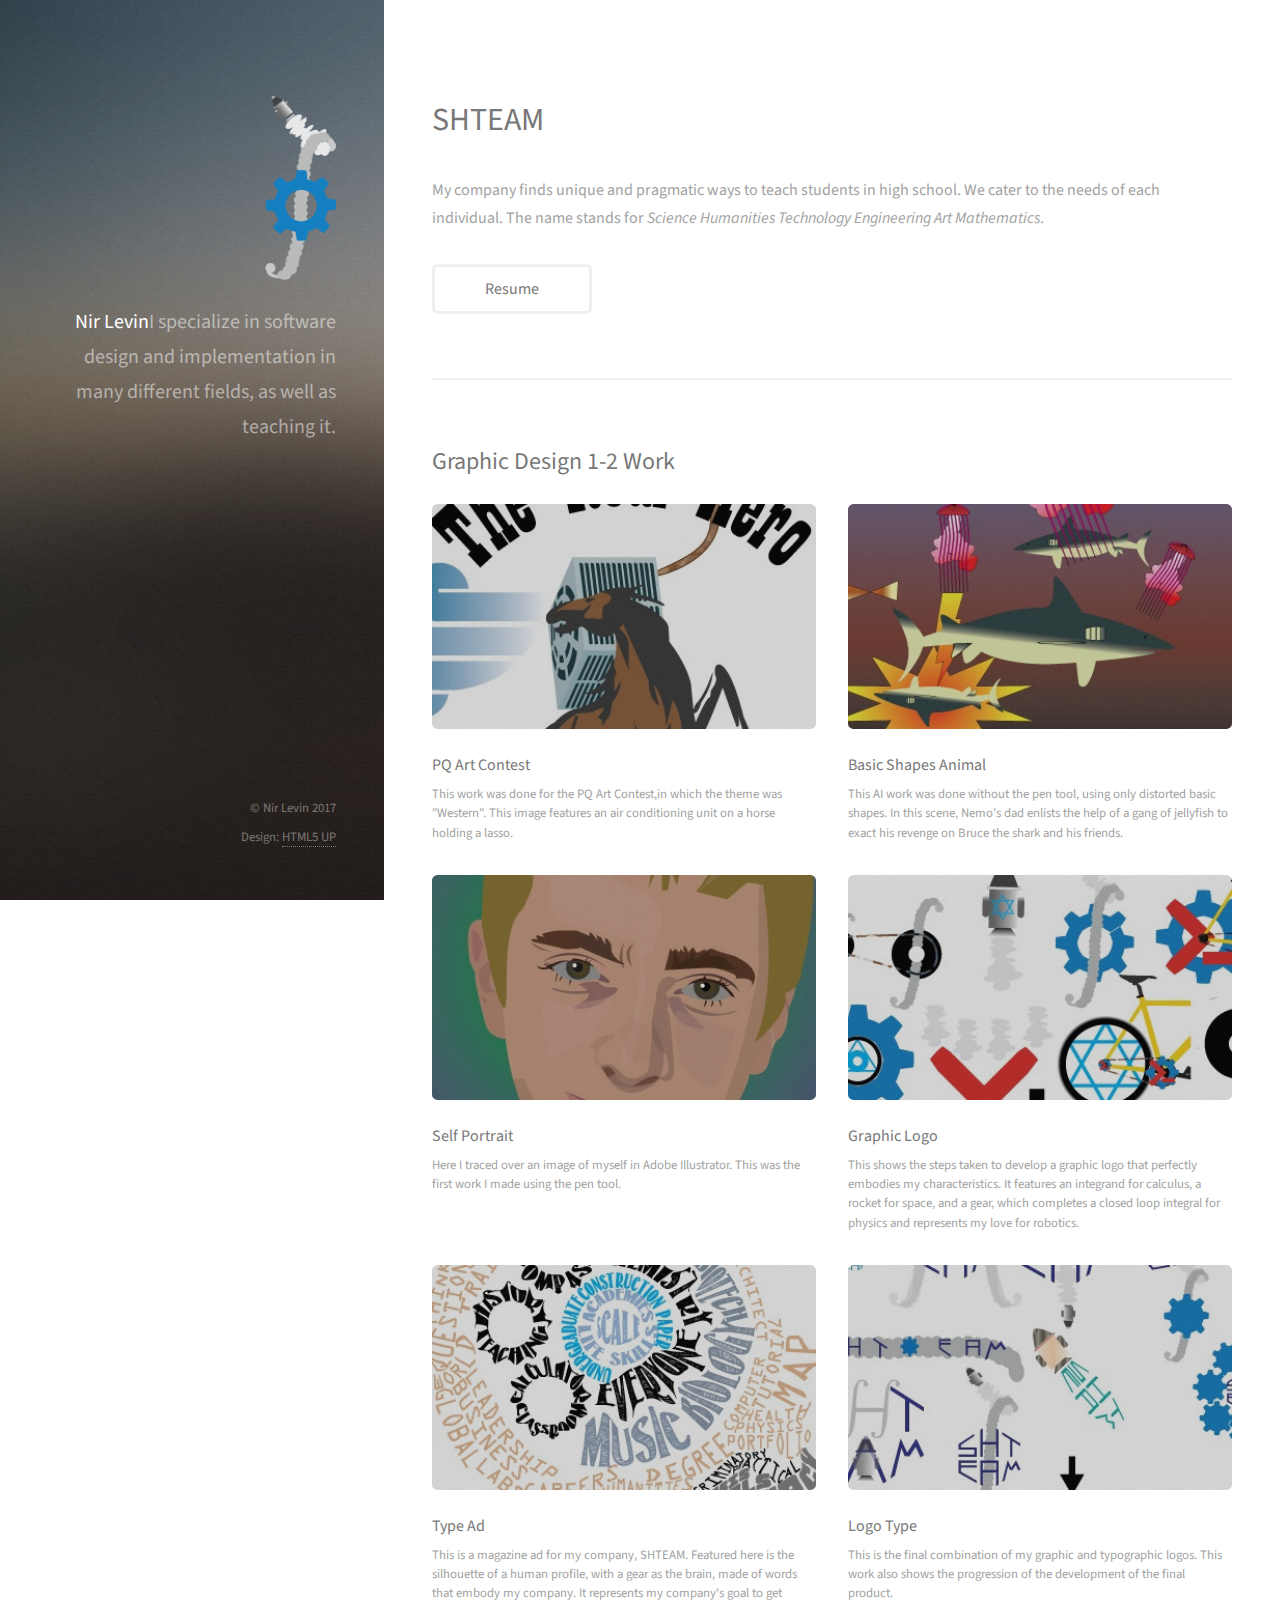
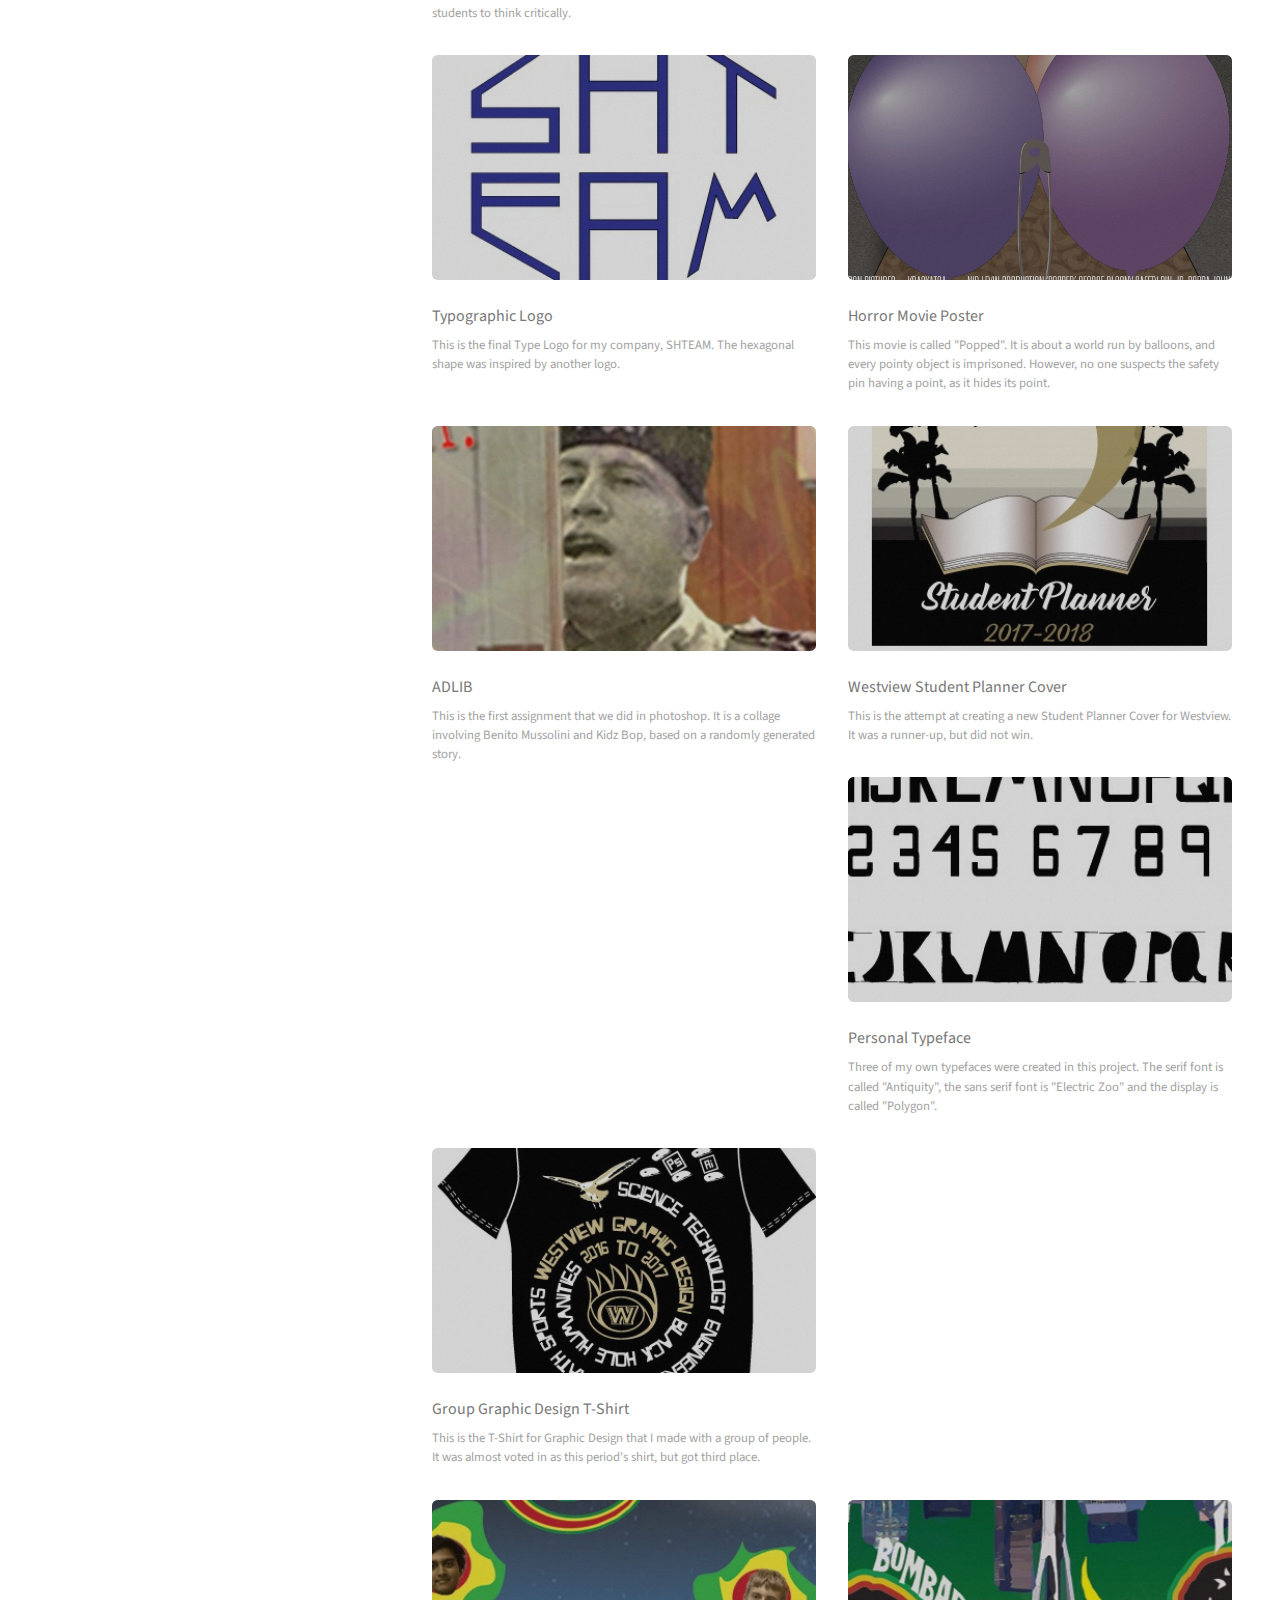
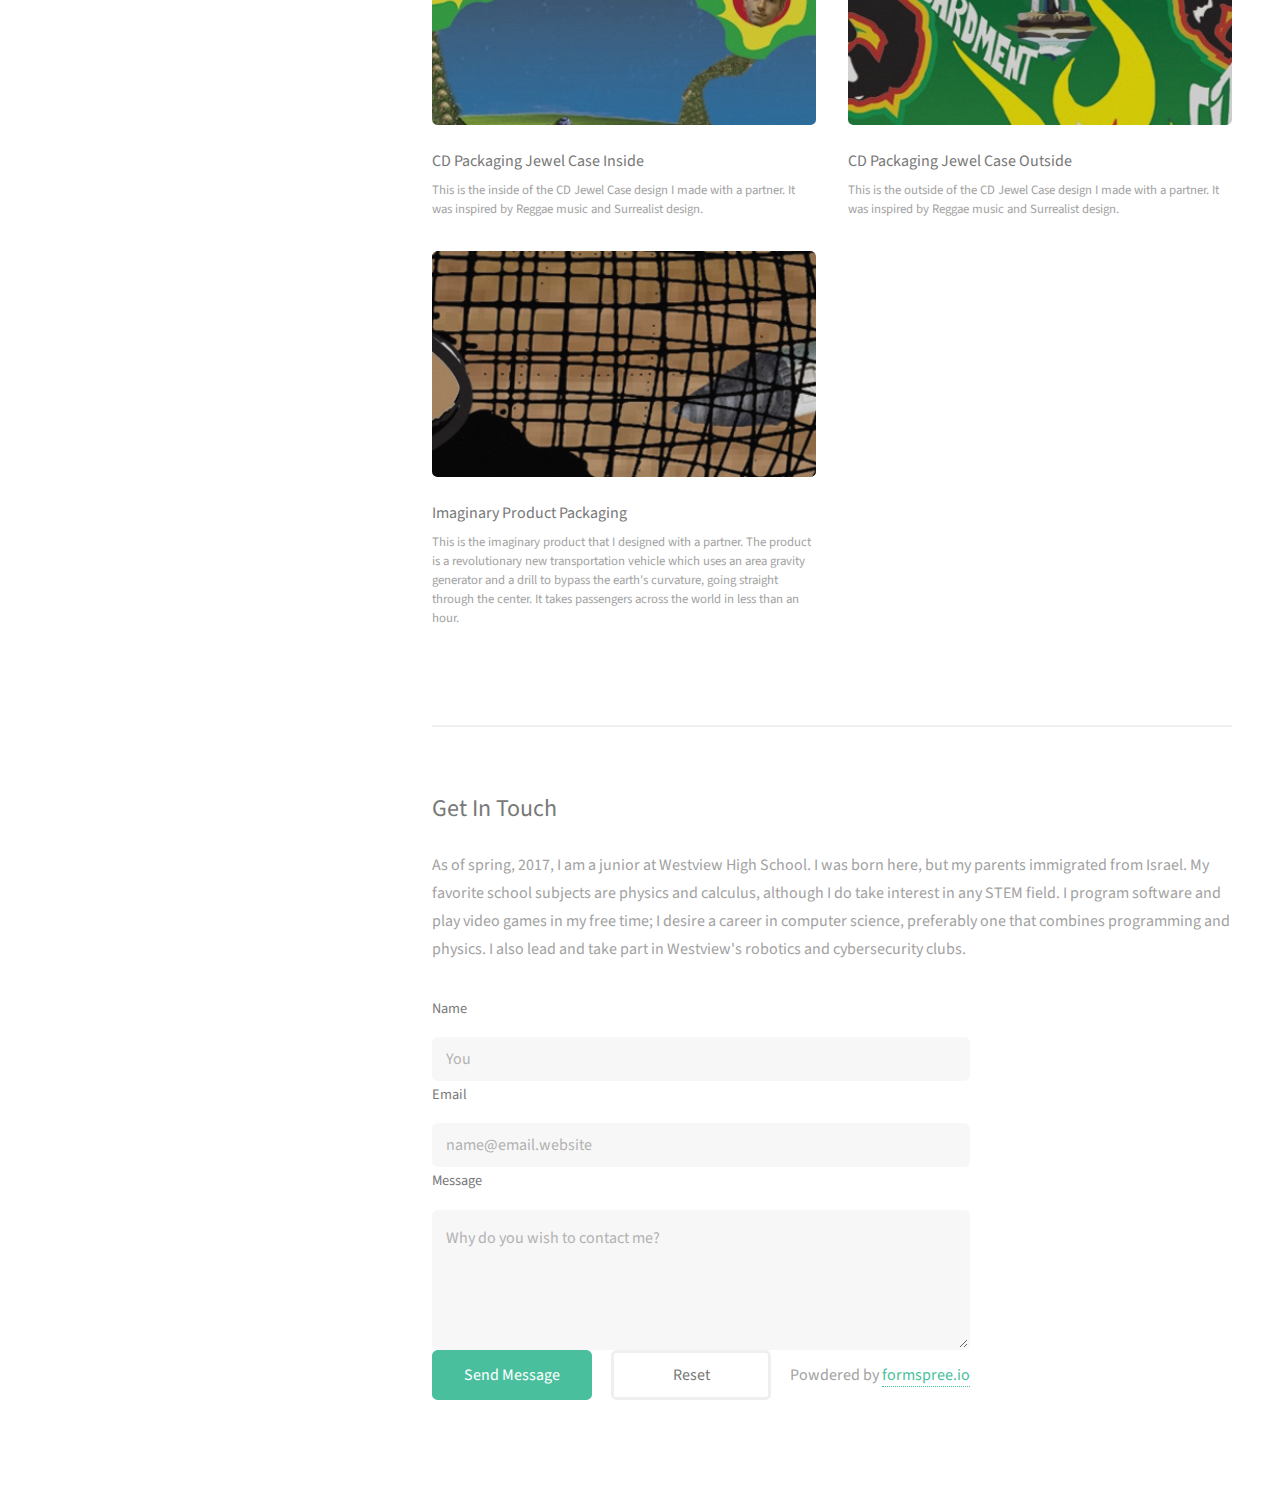
<file: index.html>
<!DOCTYPE HTML>
<!--
	Strata by HTML5 UP
	html5up.net | @ajlkn
	Free for personal and commercial use under the CCA 3.0 license (html5up.net/license)
-->
<html>
	<head>
		<title>Nir Levin GDPortfolio Q3</title>
		<meta charset="utf-8" />
		<meta name="viewport" content="width=device-width, initial-scale=1" />
		<!--[if lte IE 8]><script src="assets/js/ie/html5shiv.js"></script><![endif]-->
		<link rel="stylesheet" href="assets/css/main.css" />
        <link rel="icon" type="image/png" href="images/Logo2.png" />
		<!--[if lte IE 8]><link rel="stylesheet" href="assets/css/ie8.css" /><![endif]-->
	</head>
	<body id="top">

		<!-- Header -->
			<header id="header">
				<div class="inner">
					<a href="#" class="image avatar"><img src="images/Logo3.png" alt="calc logo"  style="border-radius:initial !important;"/></a>
                    <h1><strong>Nir Levin</strong><br></br>I specialize in
					software design and implementation in many
					different fields, as well as teaching it.</h1>
				</div>
			</header>

		<!-- Main -->
			<div id="main">

				<!-- One -->
					<section id="one">
						<header class="major">
							<h2>SHTEAM</h2>
						</header>
						<p>My company finds unique and pragmatic ways to teach
                        students in high school. We cater to the needs of each
                        individual. The name stands for <i>Science Humanities
                            Technology Engineering Art Mathematics</i>.</p>
						<!--<ul class="actions">
							<li><a href="#" class="button">Learn More</a></li>
						</ul> -->
                        <ul class="actions">
							<li><a href="resume.html" class="button">Resume</a></li>
						</ul>
					</section>

				<!-- Two -->
					<section id="two">
						<h2>Graphic Design 1-2 Work</h2>
						<div class="row">
							<article class="6u 12u$(xsmall) work-item">
								<a href="images/2.-Group-17_PQ-Art-Contest.jpg" class="image fit thumb"><img src="images/PQArtThumb.jpg" alt="" /></a>
								<h3>PQ Art Contest</h3>
								<p>This work was done for the PQ Art Contest,in which the theme was "Western". This image features an air conditioning unit on a horse holding a lasso.</p>
							</article>
							<article class="6u$ 12u$(xsmall) work-item">
								<a href="images/2.-Levin_Nir_Basic-Shapes-Animal.jpg" class="image fit thumb"><img src="images/BasicShapesThumb.jpg" alt="" /></a>
								<h3>Basic Shapes Animal</h3>
								<p>This AI work was done without the pen tool, using only distorted basic shapes. In this scene, Nemo's dad enlists the help of a gang of jellyfish to exact his revenge on Bruce the shark and his friends.</p>
							</article>
							<article class="6u 12u$(xsmall) work-item">
								<a href="images/2.-Levin-Nir-Self-Portrait.jpg" class="image fit thumb"><img src="images/PortraitThumb.jpg" alt="" /></a>
								<h3>Self Portrait</h3>
								<p>Here I traced over an image of myself in Adobe Illustrator. This was the first work I made using the pen tool.</p>
							</article>
							<article class="6u$ 12u$(xsmall) work-item">
								<a href="images/5.-Levin_Nir_Graphic-Logo.jpg" class="image fit thumb"><img src="images/GraphicLogoThumb.jpg" alt="" /></a>
								<h3>Graphic Logo</h3>
								<p>This shows the steps taken to develop a graphic logo that perfectly embodies my characteristics. It features an integrand for calculus, a rocket for space, and a gear, which completes a closed loop integral for physics and represents my love for robotics.</p>
							</article>
							<article class="6u 12u$(xsmall) work-item">
								<a href="images/6.-Levin_Nir-Type-Ad.jpg" class="image fit thumb"><img src="images/TypeAdThumb.jpg" alt="" /></a>
								<h3>Type Ad</h3>
								<p>This is a magazine ad for my company, SHTEAM. Featured here is the silhouette of a human profile, with a gear as the brain, made of words that embody my company. It represents my company's goal to get students to think critically.</p>
							</article>
							<article class="6u$ 12u$(xsmall) work-item">
								<a href="images/8.-Levin-Nir-Logo-Type.jpg" class="image fit thumb"><img src="images/LogoTypeThumb.jpg" alt="" /></a>
								<h3>Logo Type</h3>
								<p>This is the final combination of my graphic and typographic logos. This work also shows the progression of the development of the final product.</p>
							</article>
                            <article class="6u 12u$(xsmall) work-item">
								<a href="images/666.-Levin_Nir-Typographic-Logo.jpg" class="image fit thumb"><img src="images/TypoLogoThumb.jpg" alt="" /></a>
								<h3>Typographic Logo</h3>
								<p>This is the final Type Logo for my company, SHTEAM. The hexagonal shape was inspired by another logo.</p>
							</article>
							<article class="6u$ 12u$(xsmall) work-item">
								<a href="images/3. Levin_Nir Horror Poster_OTL.jpg" class="image fit thumb"><img src="images/HorrorThumb.jpg" alt="" /></a>
								<h3>Horror Movie Poster</h3>
								<p>This movie is called "Popped". It is about a world run by balloons, and every pointy object is imprisoned. However, no one suspects the safety pin having a point, as it hides its point.</p>
							</article>
                            <article class="6u 12u$(xsmall) work-item">
								<a href="images/adlib.jpg" class="image fit thumb"><img src="images/thumbs/adlib-thumb.jpg" alt="" /></a>
								<h3>ADLIB</h3>
								<p>This is the first assignment that we did in photoshop. It is a collage involving Benito Mussolini and Kidz Bop, based on a randomly generated story.</p>
							</article>
                            <article class="6u 12u$(xsmall) work-item">
								<a href="images/planner.jpg" class="image fit thumb"><img src="images/thumbs/planner-thumb.jpg" alt="" /></a>
								<h3>Westview Student Planner Cover</h3>
								<p>This is the attempt at creating a new Student Planner Cover for Westview. It was a runner-up, but did not win.</p>
							</article>
                            <article class="6u 12u$(xsmall) work-item">
								<a href="images/typeface.jpg" class="image fit thumb"><img src="images/thumbs/typeface-thumb.jpg" alt="" /></a>
								<h3>Personal Typeface</h3>
								<p>Three of my own typefaces were created in this project. The serif font is called "Antiquity", the sans serif font is "Electric Zoo" and the display is called "Polygon".</p>
							</article>
							<article class="6u$ 12u$(xsmall) work-item">
								<a href="images/shirt.jpg" class="image fit thumb"><img src="images/thumbs/shirt-thumb.jpg" alt="" /></a>
								<h3>Group Graphic Design T-Shirt</h3>
								<p>This is the T-Shirt for Graphic Design that I made with a group of people. It was almost voted in as this period's shirt, but got third place.</p>
							</article>
                            <article class="6u 12u$(xsmall) work-item">
								<a href="images/jewel_case_in.jpg" class="image fit thumb"><img src="images/thumbs/jewel_case_in-thumb.jpg" alt="" /></a>
								<h3>CD Packaging Jewel Case Inside</h3>
								<p>This is the inside of the CD Jewel Case design I made with a partner. It was inspired by Reggae music and Surrealist design.</p>
							</article>
							<article class="6u$ 12u$(xsmall) work-item">
								<a href="images/jewel_case_out.jpg" class="image fit thumb"><img src="images/thumbs/jewel_case_out-thumb.jpg" alt="" /></a>
								<h3>CD Packaging Jewel Case Outside</h3>
								<p>This is the outside of the CD Jewel Case design I made with a partner. It was inspired by Reggae music and Surrealist design.</p>
							</article>
                            <article class="6u$ 12u$(xsmall) work-item">
								<a href="images/package.jpg" class="image fit thumb"><img src="images/thumbs/package-thumb.jpg" alt="" /></a>
								<h3>Imaginary Product Packaging</h3>
								<p>This is the imaginary product that I designed with a partner. The product is a revolutionary new transportation vehicle which uses an area gravity generator and a drill to bypass the earth's curvature, going straight through the center. It takes passengers across the world in less than an hour.</p>
							</article>
                            <!--<article class="6u$ 12u$(xsmall) work-item">
								<a href="images/planner.jpg" class="image fit thumb"><img src="images/thumbs/01.jpg" alt="" /></a>
								<h3>Westview Student Planner Cover</h3>
								<p>planner</p>
							</article>
                            <article class="6u$ 12u$(xsmall) work-item">
								<a href="images/package.jpg" class="image fit thumb"><img src="images/thumbs/01.jpg" alt="" /></a>
								<h3>Imaginary Product Packaging</h3>
								<p>product</p>
							</article>
                            <article class="6u$ 12u$(xsmall) work-item">
								<a href="images/typeface.jpg" class="image fit thumb"><img src="images/thumbs/01.jpg" alt="" /></a>
								<h3>Personal Typeface</h3>
								<p>typeface</p>
							</article>
                            <article class="6u$ 12u$(xsmall) work-item">
								<a href="images/shirt.jpg" class="image fit thumb"><img src="images/thumbs/01.jpg" alt="" /></a>
								<h3>Group Graphic Design T-Shirt</h3>
								<p>T</p>
							</article>
                            <article class="6u$ 12u$(xsmall) work-item">
								<a href="images/jewel_case_in.jpg" class="image fit thumb"><img src="images/thumbs/01.jpg" alt="" /></a>
								<h3>CD Packaging Jewel Case Inside</h3>
								<p>CD in</p>
							</article>
                            <article class="6u$ 12u$(xsmall) work-item">
								<a href="images/jewel_case_out.jpg" class="image fit thumb"><img src="images/thumbs/01.jpg" alt="" /></a>
								<h3>CD Packaging Jewel Case Outside</h3>
								<p>CD in</p>
							</article>-->
						</div>
					</section>

				<!-- Three -->
					<section id="three">
						<h2>Get In Touch</h2>
						<p>As of spring, 2017, I am a junior at Westview High School. I was born here, but my parents immigrated from Israel. My favorite school subjects are physics and calculus, although I do take interest in any STEM field. I program software and play video games in my free time; I desire a career in computer science, preferably one that combines programming and physics. I also lead and take part in Westview's robotics and cybersecurity clubs.</p>
						<div class="row">
							<!--<div class="8u 12u$(small)">
								<form method="post" action="nyro9999@gmail.com">
									<div class="row uniform 50%">
										<div class="6u 12u$(xsmall)"><input type="text" name="name" id="name" placeholder="Name" /></div>
										<div class="6u$ 12u$(xsmall)"><input type="email" name="email" id="email" placeholder="Email" /></div>
                                        <div class="6u 12u$(xsmall)"><input type="text" name="name" id="name" placeholder="Subject" /></div>
										<div class="6u$ 12u$(xsmall)"><input type="phone" name="email" id="email" placeholder="Phone" /></div>
										<div class="12u$"><textarea name="message" id="message" placeholder="Message" rows="4"></textarea></div>
									</div>
								</form>
								<ul class="actions">
									<li><input type="submit" value="Send Message" /></li>
								</ul>
							</div>-->
                            <form method="post" action="https://formspree.io/nyro9999@gmail.com">
									<div class="field half first">
										<label for="name">Name</label>
										<input type="text" name="name" placeholder="You" id="name" />
									</div>
									<div class="field half">
										<label for="email">Email</label>
										<input type="text" name="email" placeholder="name@email.website" id="email" />
									</div>
									<div class="field">
										<label for="message">Message</label>
										<textarea name="message" id="message" placeholder="Why do you wish to contact me?" rows="4"></textarea>
									</div>
									<ul class="actions">
										<li><input type="submit" value="Send Message" class="special" /></li>
										<li><input type="reset" value="Reset" /></li>
										<li>Powdered by <a href="https://formspree.io">formspree.io</a></li>
									</ul>

								<!-- Helpful Tools -->

									<input type="hidden" name="_subject" value="From Viscom Portfolio" />
									<input type="hidden" name="_next" value="nir-levin_gdportfolio" />

								</form>
							<!--<div class="4u$ 12u$(small)">
								<ul class="labeled-icons">
									<li>
										<h3 class="icon fa-home"><span class="label">Address</span></h3>
										1234 Somewhere Rd.<br />
										Nashville, TN 00000<br />
										United States
									</li>
									<li>
										<h3 class="icon fa-mobile"><span class="label">Phone</span></h3>
										000-000-0000
									</li>
									<li>
										<h3 class="icon fa-envelope-o"><span class="label">Email</span></h3>
										<a href="#">hello@untitled.tld</a>
									</li>
								</ul>
							</div>-->
						</div>
					</section>
                    

				<!-- Four -->
				<!--
					<section id="four">
						<h2>Elements</h2>

						<section>
							<h4>Text</h4>
							<p>This is <b>bold</b> and this is <strong>strong</strong>. This is <i>italic</i> and this is <em>emphasized</em>.
							This is <sup>superscript</sup> text and this is <sub>subscript</sub> text.
							This is <u>underlined</u> and this is code: <code>for (;;) { ... }</code>. Finally, <a href="#">this is a link</a>.</p>
							<hr />
							<header>
								<h4>Heading with a Subtitle</h4>
								<p>Lorem ipsum dolor sit amet nullam id egestas urna aliquam</p>
							</header>
							<p>Nunc lacinia ante nunc ac lobortis. Interdum adipiscing gravida odio porttitor sem non mi integer non faucibus ornare mi ut ante amet placerat aliquet. Volutpat eu sed ante lacinia sapien lorem accumsan varius montes viverra nibh in adipiscing blandit tempus accumsan.</p>
							<header>
								<h5>Heading with a Subtitle</h5>
								<p>Lorem ipsum dolor sit amet nullam id egestas urna aliquam</p>
							</header>
							<p>Nunc lacinia ante nunc ac lobortis. Interdum adipiscing gravida odio porttitor sem non mi integer non faucibus ornare mi ut ante amet placerat aliquet. Volutpat eu sed ante lacinia sapien lorem accumsan varius montes viverra nibh in adipiscing blandit tempus accumsan.</p>
							<hr />
							<h2>Heading Level 2</h2>
							<h3>Heading Level 3</h3>
							<h4>Heading Level 4</h4>
							<h5>Heading Level 5</h5>
							<h6>Heading Level 6</h6>
							<hr />
							<h5>Blockquote</h5>
							<blockquote>Fringilla nisl. Donec accumsan interdum nisi, quis tincidunt felis sagittis eget tempus euismod. Vestibulum ante ipsum primis in faucibus vestibulum. Blandit adipiscing eu felis iaculis volutpat ac adipiscing accumsan faucibus. Vestibulum ante ipsum primis in faucibus lorem ipsum dolor sit amet nullam adipiscing eu felis.</blockquote>
							<h5>Preformatted</h5>
							<pre><code>i = 0;

while (!deck.isInOrder()) {
print 'Iteration ' + i;
deck.shuffle();
i++;
}

print 'It took ' + i + ' iterations to sort the deck.';</code></pre>
						</section>

						<section>
							<h4>Lists</h4>
							<div class="row">
								<div class="6u 12u$(xsmall)">
									<h5>Unordered</h5>
									<ul>
										<li>Dolor pulvinar etiam magna etiam.</li>
										<li>Sagittis adipiscing lorem eleifend.</li>
										<li>Felis enim feugiat dolore viverra.</li>
									</ul>
									<h5>Alternate</h5>
									<ul class="alt">
										<li>Dolor pulvinar etiam magna etiam.</li>
										<li>Sagittis adipiscing lorem eleifend.</li>
										<li>Felis enim feugiat dolore viverra.</li>
									</ul>
								</div>
								<div class="6u$ 12u$(xsmall)">
									<h5>Ordered</h5>
									<ol>
										<li>Dolor pulvinar etiam magna etiam.</li>
										<li>Etiam vel felis at lorem sed viverra.</li>
										<li>Felis enim feugiat dolore viverra.</li>
										<li>Dolor pulvinar etiam magna etiam.</li>
										<li>Etiam vel felis at lorem sed viverra.</li>
										<li>Felis enim feugiat dolore viverra.</li>
									</ol>
									<h5>Icons</h5>
									<ul class="icons">
										<li><a href="#" class="icon fa-twitter"><span class="label">Twitter</span></a></li>
										<li><a href="#" class="icon fa-facebook"><span class="label">Facebook</span></a></li>
										<li><a href="#" class="icon fa-instagram"><span class="label">Instagram</span></a></li>
										<li><a href="#" class="icon fa-github"><span class="label">Github</span></a></li>
										<li><a href="#" class="icon fa-dribbble"><span class="label">Dribbble</span></a></li>
										<li><a href="#" class="icon fa-tumblr"><span class="label">Tumblr</span></a></li>
									</ul>
								</div>
							</div>
							<h5>Actions</h5>
							<ul class="actions">
								<li><a href="#" class="button special">Default</a></li>
								<li><a href="#" class="button">Default</a></li>
							</ul>
							<ul class="actions small">
								<li><a href="#" class="button special small">Small</a></li>
								<li><a href="#" class="button small">Small</a></li>
							</ul>
							<div class="row">
								<div class="6u 12u$(small)">
									<ul class="actions vertical">
										<li><a href="#" class="button special">Default</a></li>
										<li><a href="#" class="button">Default</a></li>
									</ul>
								</div>
								<div class="6u$ 12u$(small)">
									<ul class="actions vertical small">
										<li><a href="#" class="button special small">Small</a></li>
										<li><a href="#" class="button small">Small</a></li>
									</ul>
								</div>
								<div class="6u 12u$(small)">
									<ul class="actions vertical">
										<li><a href="#" class="button special fit">Default</a></li>
										<li><a href="#" class="button fit">Default</a></li>
									</ul>
								</div>
								<div class="6u$ 12u$(small)">
									<ul class="actions vertical small">
										<li><a href="#" class="button special small fit">Small</a></li>
										<li><a href="#" class="button small fit">Small</a></li>
									</ul>
								</div>
							</div>
						</section>

						<section>
							<h4>Table</h4>
							<h5>Default</h5>
							<div class="table-wrapper">
								<table>
									<thead>
										<tr>
											<th>Name</th>
											<th>Description</th>
											<th>Price</th>
										</tr>
									</thead>
									<tbody>
										<tr>
											<td>Item One</td>
											<td>Ante turpis integer aliquet porttitor.</td>
											<td>29.99</td>
										</tr>
										<tr>
											<td>Item Two</td>
											<td>Vis ac commodo adipiscing arcu aliquet.</td>
											<td>19.99</td>
										</tr>
										<tr>
											<td>Item Three</td>
											<td> Morbi faucibus arcu accumsan lorem.</td>
											<td>29.99</td>
										</tr>
										<tr>
											<td>Item Four</td>
											<td>Vitae integer tempus condimentum.</td>
											<td>19.99</td>
										</tr>
										<tr>
											<td>Item Five</td>
											<td>Ante turpis integer aliquet porttitor.</td>
											<td>29.99</td>
										</tr>
									</tbody>
									<tfoot>
										<tr>
											<td colspan="2"></td>
											<td>100.00</td>
										</tr>
									</tfoot>
								</table>
							</div>

							<h5>Alternate</h5>
							<div class="table-wrapper">
								<table class="alt">
									<thead>
										<tr>
											<th>Name</th>
											<th>Description</th>
											<th>Price</th>
										</tr>
									</thead>
									<tbody>
										<tr>
											<td>Item One</td>
											<td>Ante turpis integer aliquet porttitor.</td>
											<td>29.99</td>
										</tr>
										<tr>
											<td>Item Two</td>
											<td>Vis ac commodo adipiscing arcu aliquet.</td>
											<td>19.99</td>
										</tr>
										<tr>
											<td>Item Three</td>
											<td> Morbi faucibus arcu accumsan lorem.</td>
											<td>29.99</td>
										</tr>
										<tr>
											<td>Item Four</td>
											<td>Vitae integer tempus condimentum.</td>
											<td>19.99</td>
										</tr>
										<tr>
											<td>Item Five</td>
											<td>Ante turpis integer aliquet porttitor.</td>
											<td>29.99</td>
										</tr>
									</tbody>
									<tfoot>
										<tr>
											<td colspan="2"></td>
											<td>100.00</td>
										</tr>
									</tfoot>
								</table>
							</div>
						</section>

						<section>
							<h4>Buttons</h4>
							<ul class="actions">
								<li><a href="#" class="button special">Special</a></li>
								<li><a href="#" class="button">Default</a></li>
							</ul>
							<ul class="actions">
								<li><a href="#" class="button big">Big</a></li>
								<li><a href="#" class="button">Default</a></li>
								<li><a href="#" class="button small">Small</a></li>
							</ul>
							<ul class="actions fit">
								<li><a href="#" class="button special fit">Fit</a></li>
								<li><a href="#" class="button fit">Fit</a></li>
							</ul>
							<ul class="actions fit small">
								<li><a href="#" class="button special fit small">Fit + Small</a></li>
								<li><a href="#" class="button fit small">Fit + Small</a></li>
							</ul>
							<ul class="actions">
								<li><a href="#" class="button special icon fa-download">Icon</a></li>
								<li><a href="#" class="button icon fa-download">Icon</a></li>
							</ul>
							<ul class="actions">
								<li><span class="button special disabled">Special</span></li>
								<li><span class="button disabled">Default</span></li>
							</ul>
						</section>

						<section>
							<h4>Form</h4>
							<form method="post" action="#">
								<div class="row uniform 50%">
									<div class="6u 12u$(xsmall)">
										<input type="text" name="demo-name" id="demo-name" value="" placeholder="Name" />
									</div>
									<div class="6u$ 12u$(xsmall)">
										<input type="email" name="demo-email" id="demo-email" value="" placeholder="Email" />
									</div>
									<div class="12u$">
										<div class="select-wrapper">
											<select name="demo-category" id="demo-category">
												<option value="">- Category -</option>
												<option value="1">Manufacturing</option>
												<option value="1">Shipping</option>
												<option value="1">Administration</option>
												<option value="1">Human Resources</option>
											</select>
										</div>
									</div>
									<div class="4u 12u$(small)">
										<input type="radio" id="demo-priority-low" name="demo-priority" checked>
										<label for="demo-priority-low">Low Priority</label>
									</div>
									<div class="4u 12u$(small)">
										<input type="radio" id="demo-priority-normal" name="demo-priority">
										<label for="demo-priority-normal">Normal Priority</label>
									</div>
									<div class="4u$ 12u(small)">
										<input type="radio" id="demo-priority-high" name="demo-priority">
										<label for="demo-priority-high">High Priority</label>
									</div>
									<div class="6u 12u$(small)">
										<input type="checkbox" id="demo-copy" name="demo-copy">
										<label for="demo-copy">Email me a copy of this message</label>
									</div>
									<div class="6u$ 12u$(small)">
										<input type="checkbox" id="demo-human" name="demo-human" checked>
										<label for="demo-human">I am a human and not a robot</label>
									</div>
									<div class="12u$">
										<textarea name="demo-message" id="demo-message" placeholder="Enter your message" rows="6"></textarea>
									</div>
									<div class="12u$">
										<ul class="actions">
											<li><input type="submit" value="Send Message" class="special" /></li>
											<li><input type="reset" value="Reset" /></li>
										</ul>
									</div>
								</div>
							</form>
						</section>

						<section>
							<h4>Image</h4>
							<h5>Fit</h5>
							<div class="box alt">
								<div class="row 50% uniform">
									<div class="12u$"><span class="image fit"><img src="images/fulls/05.jpg" alt="" /></span></div>
									<div class="4u"><span class="image fit"><img src="images/thumbs/01.jpg" alt="" /></span></div>
									<div class="4u"><span class="image fit"><img src="images/thumbs/02.jpg" alt="" /></span></div>
									<div class="4u$"><span class="image fit"><img src="images/thumbs/03.jpg" alt="" /></span></div>
									<div class="4u"><span class="image fit"><img src="images/thumbs/04.jpg" alt="" /></span></div>
									<div class="4u"><span class="image fit"><img src="images/thumbs/05.jpg" alt="" /></span></div>
									<div class="4u$"><span class="image fit"><img src="images/thumbs/06.jpg" alt="" /></span></div>
									<div class="4u"><span class="image fit"><img src="images/thumbs/03.jpg" alt="" /></span></div>
									<div class="4u"><span class="image fit"><img src="images/thumbs/02.jpg" alt="" /></span></div>
									<div class="4u$"><span class="image fit"><img src="images/thumbs/01.jpg" alt="" /></span></div>
								</div>
							</div>
							<h5>Left &amp; Right</h5>
							<p><span class="image left"><img src="images/avatar.jpg" alt="" /></span>Fringilla nisl. Donec accumsan interdum nisi, quis tincidunt felis sagittis eget. tempus euismod. Vestibulum ante ipsum primis in faucibus vestibulum. Blandit adipiscing eu felis iaculis volutpat ac adipiscing accumsan eu faucibus. Integer ac pellentesque praesent tincidunt felis sagittis eget. tempus euismod. Vestibulum ante ipsum primis in faucibus vestibulum. Blandit adipiscing eu felis iaculis volutpat ac adipiscing accumsan eu faucibus. Integer ac pellentesque praesent. Donec accumsan interdum nisi, quis tincidunt felis sagittis eget. tempus euismod. Vestibulum ante ipsum primis in faucibus vestibulum. Blandit adipiscing eu felis iaculis volutpat ac adipiscing accumsan eu faucibus. Integer ac pellentesque praesent tincidunt felis sagittis eget. tempus euismod. Vestibulum ante ipsum primis in faucibus vestibulum. Blandit adipiscing eu felis iaculis volutpat ac adipiscing accumsan eu faucibus. Integer ac pellentesque praesent.</p>
							<p><span class="image right"><img src="images/avatar.jpg" alt="" /></span>Fringilla nisl. Donec accumsan interdum nisi, quis tincidunt felis sagittis eget. tempus euismod. Vestibulum ante ipsum primis in faucibus vestibulum. Blandit adipiscing eu felis iaculis volutpat ac adipiscing accumsan eu faucibus. Integer ac pellentesque praesent tincidunt felis sagittis eget. tempus euismod. Vestibulum ante ipsum primis in faucibus vestibulum. Blandit adipiscing eu felis iaculis volutpat ac adipiscing accumsan eu faucibus. Integer ac pellentesque praesent. Donec accumsan interdum nisi, quis tincidunt felis sagittis eget. tempus euismod. Vestibulum ante ipsum primis in faucibus vestibulum. Blandit adipiscing eu felis iaculis volutpat ac adipiscing accumsan eu faucibus. Integer ac pellentesque praesent tincidunt felis sagittis eget. tempus euismod. Vestibulum ante ipsum primis in faucibus vestibulum. Blandit adipiscing eu felis iaculis volutpat ac adipiscing accumsan eu faucibus. Integer ac pellentesque praesent.</p>
						</section>

					</section>
				-->

			</div>

		<!-- Footer -->
			<footer id="footer">
				<div class="inner">
					<!--<ul class="icons">
						<li><a href="#" class="icon fa-twitter"><span class="label">Twitter</span></a></li>
						<li><a href="#" class="icon fa-github"><span class="label">Github</span></a></li>
						<li><a href="#" class="icon fa-dribbble"><span class="label">Dribbble</span></a></li>
						<li><a href="#" class="icon fa-envelope-o"><span class="label">Email</span></a></li>
					</ul>-->
					<ul class="copyright">
						<li>&copy; Nir Levin 2017</li><li>Design: <a href="http://html5up.net">HTML5 UP</a></li>
					</ul>
				</div>
			</footer>

		<!-- Scripts -->
			<script src="assets/js/jquery.min.js"></script>
			<script src="assets/js/jquery.poptrox.min.js"></script>
			<script src="assets/js/skel.min.js"></script>
			<script src="assets/js/util.js"></script>
			<!--[if lte IE 8]><script src="assets/js/ie/respond.min.js"></script><![endif]-->
			<script src="assets/js/main.js"></script>

	</body>
</html>
</file>
<file: assets/css/main.css>
@import url("font-awesome.min.css");
@import url("https://fonts.googleapis.com/css?family=Source+Sans+Pro:400,400italic");

/*
	Strata by HTML5 UP
	html5up.net | @ajlkn
	Free for personal and commercial use under the CCA 3.0 license (html5up.net/license)
*/

/* Reset */

	html, body, div, span, applet, object, iframe, h1, h2, h3, h4, h5, h6, p, blockquote, pre, a, abbr, acronym, address, big, cite, code, del, dfn, em, img, ins, kbd, q, s, samp, small, strike, strong, sub, sup, tt, var, b, u, i, center, dl, dt, dd, ol, ul, li, fieldset, form, label, legend, table, caption, tbody, tfoot, thead, tr, th, td, article, aside, canvas, details, embed, figure, figcaption, footer, header, hgroup, menu, nav, output, ruby, section, summary, time, mark, audio, video {
		margin: 0;
		padding: 0;
		border: 0;
		font-size: 100%;
		font: inherit;
		vertical-align: baseline;
	}

	article, aside, details, figcaption, figure, footer, header, hgroup, menu, nav, section {
		display: block;
	}

	body {
		line-height: 1;
	}

	ol, ul {
		list-style: none;
	}

	blockquote, q {
		quotes: none;
	}

	blockquote:before, blockquote:after, q:before, q:after {
		content: '';
		content: none;
	}

	table {
		border-collapse: collapse;
		border-spacing: 0;
	}

	body {
		-webkit-text-size-adjust: none;
	}

/* Box Model */

	*, *:before, *:after {
		-moz-box-sizing: border-box;
		-webkit-box-sizing: border-box;
		box-sizing: border-box;
	}

/* Containers */

	.container {
		margin-left: auto;
		margin-right: auto;
	}

	.container.\31 25\25 {
		width: 100%;
		max-width: 1200px;
		min-width: 960px;
	}

	.container.\37 5\25 {
		width: 720px;
	}

	.container.\35 0\25 {
		width: 480px;
	}

	.container.\32 5\25 {
		width: 240px;
	}

	.container {
		width: 960px;
	}

	@media screen and (max-width: 1800px) {

		.container.\31 25\25 {
			width: 100%;
			max-width: 1200px;
			min-width: 960px;
		}

		.container.\37 5\25 {
			width: 720px;
		}

		.container.\35 0\25 {
			width: 480px;
		}

		.container.\32 5\25 {
			width: 240px;
		}

		.container {
			width: 960px;
		}

	}

	@media screen and (max-width: 1280px) {

		.container.\31 25\25 {
			width: 100%;
			max-width: 1200px;
			min-width: 960px;
		}

		.container.\37 5\25 {
			width: 720px;
		}

		.container.\35 0\25 {
			width: 480px;
		}

		.container.\32 5\25 {
			width: 240px;
		}

		.container {
			width: 960px;
		}

	}

	@media screen and (max-width: 980px) {

		.container.\31 25\25 {
			width: 100%;
			max-width: 1200px;
			min-width: 960px;
		}

		.container.\37 5\25 {
			width: 720px;
		}

		.container.\35 0\25 {
			width: 480px;
		}

		.container.\32 5\25 {
			width: 240px;
		}

		.container {
			width: 960px;
		}

	}

	@media screen and (max-width: 736px) {

		.container.\31 25\25 {
			width: 100%;
			max-width: 1200px;
			min-width: 960px;
		}

		.container.\37 5\25 {
			width: 720px;
		}

		.container.\35 0\25 {
			width: 480px;
		}

		.container.\32 5\25 {
			width: 240px;
		}

		.container {
			width: 960px;
		}

	}

	@media screen and (max-width: 480px) {

		.container.\31 25\25 {
			width: 100%;
			max-width: 1200px;
			min-width: 960px;
		}

		.container.\37 5\25 {
			width: 720px;
		}

		.container.\35 0\25 {
			width: 480px;
		}

		.container.\32 5\25 {
			width: 240px;
		}

		.container {
			width: 960px;
		}

	}

/* Grid */

	.row {
		border-bottom: solid 1px transparent;
		-moz-box-sizing: border-box;
		-webkit-box-sizing: border-box;
		box-sizing: border-box;
	}

	.row > * {
		float: left;
		-moz-box-sizing: border-box;
		-webkit-box-sizing: border-box;
		box-sizing: border-box;
	}

	.row:after, .row:before {
		content: '';
		display: block;
		clear: both;
		height: 0;
	}

	.row.uniform > * > :first-child {
		margin-top: 0;
	}

	.row.uniform > * > :last-child {
		margin-bottom: 0;
	}

	.row.\30 \25 > * {
		padding: 0 0 0 0em;
	}

	.row.\30 \25 {
		margin: 0 0 -1px 0em;
	}

	.row.uniform.\30 \25 > * {
		padding: 0em 0 0 0em;
	}

	.row.uniform.\30 \25 {
		margin: 0em 0 -1px 0em;
	}

	.row > * {
		padding: 0 0 0 2.5em;
	}

	.row {
		margin: 0 0 -1px -2.5em;
	}

	.row.uniform > * {
		padding: 2.5em 0 0 2.5em;
	}

	.row.uniform {
		margin: -2.5em 0 -1px -2.5em;
	}

	.row.\32 00\25 > * {
		padding: 0 0 0 5em;
	}

	.row.\32 00\25 {
		margin: 0 0 -1px -5em;
	}

	.row.uniform.\32 00\25 > * {
		padding: 5em 0 0 5em;
	}

	.row.uniform.\32 00\25 {
		margin: -5em 0 -1px -5em;
	}

	.row.\31 50\25 > * {
		padding: 0 0 0 3.75em;
	}

	.row.\31 50\25 {
		margin: 0 0 -1px -3.75em;
	}

	.row.uniform.\31 50\25 > * {
		padding: 3.75em 0 0 3.75em;
	}

	.row.uniform.\31 50\25 {
		margin: -3.75em 0 -1px -3.75em;
	}

	.row.\35 0\25 > * {
		padding: 0 0 0 1.25em;
	}

	.row.\35 0\25 {
		margin: 0 0 -1px -1.25em;
	}

	.row.uniform.\35 0\25 > * {
		padding: 1.25em 0 0 1.25em;
	}

	.row.uniform.\35 0\25 {
		margin: -1.25em 0 -1px -1.25em;
	}

	.row.\32 5\25 > * {
		padding: 0 0 0 0.625em;
	}

	.row.\32 5\25 {
		margin: 0 0 -1px -0.625em;
	}

	.row.uniform.\32 5\25 > * {
		padding: 0.625em 0 0 0.625em;
	}

	.row.uniform.\32 5\25 {
		margin: -0.625em 0 -1px -0.625em;
	}

	.\31 2u, .\31 2u\24 {
		width: 100%;
		clear: none;
		margin-left: 0;
	}

	.\31 1u, .\31 1u\24 {
		width: 91.6666666667%;
		clear: none;
		margin-left: 0;
	}

	.\31 0u, .\31 0u\24 {
		width: 83.3333333333%;
		clear: none;
		margin-left: 0;
	}

	.\39 u, .\39 u\24 {
		width: 75%;
		clear: none;
		margin-left: 0;
	}

	.\38 u, .\38 u\24 {
		width: 66.6666666667%;
		clear: none;
		margin-left: 0;
	}

	.\37 u, .\37 u\24 {
		width: 58.3333333333%;
		clear: none;
		margin-left: 0;
	}

	.\36 u, .\36 u\24 {
		width: 50%;
		clear: none;
		margin-left: 0;
	}

	.\35 u, .\35 u\24 {
		width: 41.6666666667%;
		clear: none;
		margin-left: 0;
	}

	.\34 u, .\34 u\24 {
		width: 33.3333333333%;
		clear: none;
		margin-left: 0;
	}

	.\33 u, .\33 u\24 {
		width: 25%;
		clear: none;
		margin-left: 0;
	}

	.\32 u, .\32 u\24 {
		width: 16.6666666667%;
		clear: none;
		margin-left: 0;
	}

	.\31 u, .\31 u\24 {
		width: 8.3333333333%;
		clear: none;
		margin-left: 0;
	}

	.\31 2u\24 + *,
	.\31 1u\24 + *,
	.\31 0u\24 + *,
	.\39 u\24 + *,
	.\38 u\24 + *,
	.\37 u\24 + *,
	.\36 u\24 + *,
	.\35 u\24 + *,
	.\34 u\24 + *,
	.\33 u\24 + *,
	.\32 u\24 + *,
	.\31 u\24 + * {
		clear: left;
	}

	.\-11u {
		margin-left: 91.66667%;
	}

	.\-10u {
		margin-left: 83.33333%;
	}

	.\-9u {
		margin-left: 75%;
	}

	.\-8u {
		margin-left: 66.66667%;
	}

	.\-7u {
		margin-left: 58.33333%;
	}

	.\-6u {
		margin-left: 50%;
	}

	.\-5u {
		margin-left: 41.66667%;
	}

	.\-4u {
		margin-left: 33.33333%;
	}

	.\-3u {
		margin-left: 25%;
	}

	.\-2u {
		margin-left: 16.66667%;
	}

	.\-1u {
		margin-left: 8.33333%;
	}

	@media screen and (max-width: 1800px) {

		.row > * {
			padding: 0 0 0 2.5em;
		}

		.row {
			margin: 0 0 -1px -2.5em;
		}

		.row.uniform > * {
			padding: 2.5em 0 0 2.5em;
		}

		.row.uniform {
			margin: -2.5em 0 -1px -2.5em;
		}

		.row.\32 00\25 > * {
			padding: 0 0 0 5em;
		}

		.row.\32 00\25 {
			margin: 0 0 -1px -5em;
		}

		.row.uniform.\32 00\25 > * {
			padding: 5em 0 0 5em;
		}

		.row.uniform.\32 00\25 {
			margin: -5em 0 -1px -5em;
		}

		.row.\31 50\25 > * {
			padding: 0 0 0 3.75em;
		}

		.row.\31 50\25 {
			margin: 0 0 -1px -3.75em;
		}

		.row.uniform.\31 50\25 > * {
			padding: 3.75em 0 0 3.75em;
		}

		.row.uniform.\31 50\25 {
			margin: -3.75em 0 -1px -3.75em;
		}

		.row.\35 0\25 > * {
			padding: 0 0 0 1.25em;
		}

		.row.\35 0\25 {
			margin: 0 0 -1px -1.25em;
		}

		.row.uniform.\35 0\25 > * {
			padding: 1.25em 0 0 1.25em;
		}

		.row.uniform.\35 0\25 {
			margin: -1.25em 0 -1px -1.25em;
		}

		.row.\32 5\25 > * {
			padding: 0 0 0 0.625em;
		}

		.row.\32 5\25 {
			margin: 0 0 -1px -0.625em;
		}

		.row.uniform.\32 5\25 > * {
			padding: 0.625em 0 0 0.625em;
		}

		.row.uniform.\32 5\25 {
			margin: -0.625em 0 -1px -0.625em;
		}

		.\31 2u\28xlarge\29, .\31 2u\24\28xlarge\29 {
			width: 100%;
			clear: none;
			margin-left: 0;
		}

		.\31 1u\28xlarge\29, .\31 1u\24\28xlarge\29 {
			width: 91.6666666667%;
			clear: none;
			margin-left: 0;
		}

		.\31 0u\28xlarge\29, .\31 0u\24\28xlarge\29 {
			width: 83.3333333333%;
			clear: none;
			margin-left: 0;
		}

		.\39 u\28xlarge\29, .\39 u\24\28xlarge\29 {
			width: 75%;
			clear: none;
			margin-left: 0;
		}

		.\38 u\28xlarge\29, .\38 u\24\28xlarge\29 {
			width: 66.6666666667%;
			clear: none;
			margin-left: 0;
		}

		.\37 u\28xlarge\29, .\37 u\24\28xlarge\29 {
			width: 58.3333333333%;
			clear: none;
			margin-left: 0;
		}

		.\36 u\28xlarge\29, .\36 u\24\28xlarge\29 {
			width: 50%;
			clear: none;
			margin-left: 0;
		}

		.\35 u\28xlarge\29, .\35 u\24\28xlarge\29 {
			width: 41.6666666667%;
			clear: none;
			margin-left: 0;
		}

		.\34 u\28xlarge\29, .\34 u\24\28xlarge\29 {
			width: 33.3333333333%;
			clear: none;
			margin-left: 0;
		}

		.\33 u\28xlarge\29, .\33 u\24\28xlarge\29 {
			width: 25%;
			clear: none;
			margin-left: 0;
		}

		.\32 u\28xlarge\29, .\32 u\24\28xlarge\29 {
			width: 16.6666666667%;
			clear: none;
			margin-left: 0;
		}

		.\31 u\28xlarge\29, .\31 u\24\28xlarge\29 {
			width: 8.3333333333%;
			clear: none;
			margin-left: 0;
		}

		.\31 2u\24\28xlarge\29 + *,
		.\31 1u\24\28xlarge\29 + *,
		.\31 0u\24\28xlarge\29 + *,
		.\39 u\24\28xlarge\29 + *,
		.\38 u\24\28xlarge\29 + *,
		.\37 u\24\28xlarge\29 + *,
		.\36 u\24\28xlarge\29 + *,
		.\35 u\24\28xlarge\29 + *,
		.\34 u\24\28xlarge\29 + *,
		.\33 u\24\28xlarge\29 + *,
		.\32 u\24\28xlarge\29 + *,
		.\31 u\24\28xlarge\29 + * {
			clear: left;
		}

		.\-11u\28xlarge\29 {
			margin-left: 91.66667%;
		}

		.\-10u\28xlarge\29 {
			margin-left: 83.33333%;
		}

		.\-9u\28xlarge\29 {
			margin-left: 75%;
		}

		.\-8u\28xlarge\29 {
			margin-left: 66.66667%;
		}

		.\-7u\28xlarge\29 {
			margin-left: 58.33333%;
		}

		.\-6u\28xlarge\29 {
			margin-left: 50%;
		}

		.\-5u\28xlarge\29 {
			margin-left: 41.66667%;
		}

		.\-4u\28xlarge\29 {
			margin-left: 33.33333%;
		}

		.\-3u\28xlarge\29 {
			margin-left: 25%;
		}

		.\-2u\28xlarge\29 {
			margin-left: 16.66667%;
		}

		.\-1u\28xlarge\29 {
			margin-left: 8.33333%;
		}

	}

	@media screen and (max-width: 1280px) {

		.row > * {
			padding: 0 0 0 2em;
		}

		.row {
			margin: 0 0 -1px -2em;
		}

		.row.uniform > * {
			padding: 2em 0 0 2em;
		}

		.row.uniform {
			margin: -2em 0 -1px -2em;
		}

		.row.\32 00\25 > * {
			padding: 0 0 0 4em;
		}

		.row.\32 00\25 {
			margin: 0 0 -1px -4em;
		}

		.row.uniform.\32 00\25 > * {
			padding: 4em 0 0 4em;
		}

		.row.uniform.\32 00\25 {
			margin: -4em 0 -1px -4em;
		}

		.row.\31 50\25 > * {
			padding: 0 0 0 3em;
		}

		.row.\31 50\25 {
			margin: 0 0 -1px -3em;
		}

		.row.uniform.\31 50\25 > * {
			padding: 3em 0 0 3em;
		}

		.row.uniform.\31 50\25 {
			margin: -3em 0 -1px -3em;
		}

		.row.\35 0\25 > * {
			padding: 0 0 0 1em;
		}

		.row.\35 0\25 {
			margin: 0 0 -1px -1em;
		}

		.row.uniform.\35 0\25 > * {
			padding: 1em 0 0 1em;
		}

		.row.uniform.\35 0\25 {
			margin: -1em 0 -1px -1em;
		}

		.row.\32 5\25 > * {
			padding: 0 0 0 0.5em;
		}

		.row.\32 5\25 {
			margin: 0 0 -1px -0.5em;
		}

		.row.uniform.\32 5\25 > * {
			padding: 0.5em 0 0 0.5em;
		}

		.row.uniform.\32 5\25 {
			margin: -0.5em 0 -1px -0.5em;
		}

		.\31 2u\28large\29, .\31 2u\24\28large\29 {
			width: 100%;
			clear: none;
			margin-left: 0;
		}

		.\31 1u\28large\29, .\31 1u\24\28large\29 {
			width: 91.6666666667%;
			clear: none;
			margin-left: 0;
		}

		.\31 0u\28large\29, .\31 0u\24\28large\29 {
			width: 83.3333333333%;
			clear: none;
			margin-left: 0;
		}

		.\39 u\28large\29, .\39 u\24\28large\29 {
			width: 75%;
			clear: none;
			margin-left: 0;
		}

		.\38 u\28large\29, .\38 u\24\28large\29 {
			width: 66.6666666667%;
			clear: none;
			margin-left: 0;
		}

		.\37 u\28large\29, .\37 u\24\28large\29 {
			width: 58.3333333333%;
			clear: none;
			margin-left: 0;
		}

		.\36 u\28large\29, .\36 u\24\28large\29 {
			width: 50%;
			clear: none;
			margin-left: 0;
		}

		.\35 u\28large\29, .\35 u\24\28large\29 {
			width: 41.6666666667%;
			clear: none;
			margin-left: 0;
		}

		.\34 u\28large\29, .\34 u\24\28large\29 {
			width: 33.3333333333%;
			clear: none;
			margin-left: 0;
		}

		.\33 u\28large\29, .\33 u\24\28large\29 {
			width: 25%;
			clear: none;
			margin-left: 0;
		}

		.\32 u\28large\29, .\32 u\24\28large\29 {
			width: 16.6666666667%;
			clear: none;
			margin-left: 0;
		}

		.\31 u\28large\29, .\31 u\24\28large\29 {
			width: 8.3333333333%;
			clear: none;
			margin-left: 0;
		}

		.\31 2u\24\28large\29 + *,
		.\31 1u\24\28large\29 + *,
		.\31 0u\24\28large\29 + *,
		.\39 u\24\28large\29 + *,
		.\38 u\24\28large\29 + *,
		.\37 u\24\28large\29 + *,
		.\36 u\24\28large\29 + *,
		.\35 u\24\28large\29 + *,
		.\34 u\24\28large\29 + *,
		.\33 u\24\28large\29 + *,
		.\32 u\24\28large\29 + *,
		.\31 u\24\28large\29 + * {
			clear: left;
		}

		.\-11u\28large\29 {
			margin-left: 91.66667%;
		}

		.\-10u\28large\29 {
			margin-left: 83.33333%;
		}

		.\-9u\28large\29 {
			margin-left: 75%;
		}

		.\-8u\28large\29 {
			margin-left: 66.66667%;
		}

		.\-7u\28large\29 {
			margin-left: 58.33333%;
		}

		.\-6u\28large\29 {
			margin-left: 50%;
		}

		.\-5u\28large\29 {
			margin-left: 41.66667%;
		}

		.\-4u\28large\29 {
			margin-left: 33.33333%;
		}

		.\-3u\28large\29 {
			margin-left: 25%;
		}

		.\-2u\28large\29 {
			margin-left: 16.66667%;
		}

		.\-1u\28large\29 {
			margin-left: 8.33333%;
		}

	}

	@media screen and (max-width: 980px) {

		.row > * {
			padding: 0 0 0 2em;
		}

		.row {
			margin: 0 0 -1px -2em;
		}

		.row.uniform > * {
			padding: 2em 0 0 2em;
		}

		.row.uniform {
			margin: -2em 0 -1px -2em;
		}

		.row.\32 00\25 > * {
			padding: 0 0 0 4em;
		}

		.row.\32 00\25 {
			margin: 0 0 -1px -4em;
		}

		.row.uniform.\32 00\25 > * {
			padding: 4em 0 0 4em;
		}

		.row.uniform.\32 00\25 {
			margin: -4em 0 -1px -4em;
		}

		.row.\31 50\25 > * {
			padding: 0 0 0 3em;
		}

		.row.\31 50\25 {
			margin: 0 0 -1px -3em;
		}

		.row.uniform.\31 50\25 > * {
			padding: 3em 0 0 3em;
		}

		.row.uniform.\31 50\25 {
			margin: -3em 0 -1px -3em;
		}

		.row.\35 0\25 > * {
			padding: 0 0 0 1em;
		}

		.row.\35 0\25 {
			margin: 0 0 -1px -1em;
		}

		.row.uniform.\35 0\25 > * {
			padding: 1em 0 0 1em;
		}

		.row.uniform.\35 0\25 {
			margin: -1em 0 -1px -1em;
		}

		.row.\32 5\25 > * {
			padding: 0 0 0 0.5em;
		}

		.row.\32 5\25 {
			margin: 0 0 -1px -0.5em;
		}

		.row.uniform.\32 5\25 > * {
			padding: 0.5em 0 0 0.5em;
		}

		.row.uniform.\32 5\25 {
			margin: -0.5em 0 -1px -0.5em;
		}

		.\31 2u\28medium\29, .\31 2u\24\28medium\29 {
			width: 100%;
			clear: none;
			margin-left: 0;
		}

		.\31 1u\28medium\29, .\31 1u\24\28medium\29 {
			width: 91.6666666667%;
			clear: none;
			margin-left: 0;
		}

		.\31 0u\28medium\29, .\31 0u\24\28medium\29 {
			width: 83.3333333333%;
			clear: none;
			margin-left: 0;
		}

		.\39 u\28medium\29, .\39 u\24\28medium\29 {
			width: 75%;
			clear: none;
			margin-left: 0;
		}

		.\38 u\28medium\29, .\38 u\24\28medium\29 {
			width: 66.6666666667%;
			clear: none;
			margin-left: 0;
		}

		.\37 u\28medium\29, .\37 u\24\28medium\29 {
			width: 58.3333333333%;
			clear: none;
			margin-left: 0;
		}

		.\36 u\28medium\29, .\36 u\24\28medium\29 {
			width: 50%;
			clear: none;
			margin-left: 0;
		}

		.\35 u\28medium\29, .\35 u\24\28medium\29 {
			width: 41.6666666667%;
			clear: none;
			margin-left: 0;
		}

		.\34 u\28medium\29, .\34 u\24\28medium\29 {
			width: 33.3333333333%;
			clear: none;
			margin-left: 0;
		}

		.\33 u\28medium\29, .\33 u\24\28medium\29 {
			width: 25%;
			clear: none;
			margin-left: 0;
		}

		.\32 u\28medium\29, .\32 u\24\28medium\29 {
			width: 16.6666666667%;
			clear: none;
			margin-left: 0;
		}

		.\31 u\28medium\29, .\31 u\24\28medium\29 {
			width: 8.3333333333%;
			clear: none;
			margin-left: 0;
		}

		.\31 2u\24\28medium\29 + *,
		.\31 1u\24\28medium\29 + *,
		.\31 0u\24\28medium\29 + *,
		.\39 u\24\28medium\29 + *,
		.\38 u\24\28medium\29 + *,
		.\37 u\24\28medium\29 + *,
		.\36 u\24\28medium\29 + *,
		.\35 u\24\28medium\29 + *,
		.\34 u\24\28medium\29 + *,
		.\33 u\24\28medium\29 + *,
		.\32 u\24\28medium\29 + *,
		.\31 u\24\28medium\29 + * {
			clear: left;
		}

		.\-11u\28medium\29 {
			margin-left: 91.66667%;
		}

		.\-10u\28medium\29 {
			margin-left: 83.33333%;
		}

		.\-9u\28medium\29 {
			margin-left: 75%;
		}

		.\-8u\28medium\29 {
			margin-left: 66.66667%;
		}

		.\-7u\28medium\29 {
			margin-left: 58.33333%;
		}

		.\-6u\28medium\29 {
			margin-left: 50%;
		}

		.\-5u\28medium\29 {
			margin-left: 41.66667%;
		}

		.\-4u\28medium\29 {
			margin-left: 33.33333%;
		}

		.\-3u\28medium\29 {
			margin-left: 25%;
		}

		.\-2u\28medium\29 {
			margin-left: 16.66667%;
		}

		.\-1u\28medium\29 {
			margin-left: 8.33333%;
		}

	}

	@media screen and (max-width: 736px) {

		.row > * {
			padding: 0 0 0 1.5em;
		}

		.row {
			margin: 0 0 -1px -1.5em;
		}

		.row.uniform > * {
			padding: 1.5em 0 0 1.5em;
		}

		.row.uniform {
			margin: -1.5em 0 -1px -1.5em;
		}

		.row.\32 00\25 > * {
			padding: 0 0 0 3em;
		}

		.row.\32 00\25 {
			margin: 0 0 -1px -3em;
		}

		.row.uniform.\32 00\25 > * {
			padding: 3em 0 0 3em;
		}

		.row.uniform.\32 00\25 {
			margin: -3em 0 -1px -3em;
		}

		.row.\31 50\25 > * {
			padding: 0 0 0 2.25em;
		}

		.row.\31 50\25 {
			margin: 0 0 -1px -2.25em;
		}

		.row.uniform.\31 50\25 > * {
			padding: 2.25em 0 0 2.25em;
		}

		.row.uniform.\31 50\25 {
			margin: -2.25em 0 -1px -2.25em;
		}

		.row.\35 0\25 > * {
			padding: 0 0 0 0.75em;
		}

		.row.\35 0\25 {
			margin: 0 0 -1px -0.75em;
		}

		.row.uniform.\35 0\25 > * {
			padding: 0.75em 0 0 0.75em;
		}

		.row.uniform.\35 0\25 {
			margin: -0.75em 0 -1px -0.75em;
		}

		.row.\32 5\25 > * {
			padding: 0 0 0 0.375em;
		}

		.row.\32 5\25 {
			margin: 0 0 -1px -0.375em;
		}

		.row.uniform.\32 5\25 > * {
			padding: 0.375em 0 0 0.375em;
		}

		.row.uniform.\32 5\25 {
			margin: -0.375em 0 -1px -0.375em;
		}

		.\31 2u\28small\29, .\31 2u\24\28small\29 {
			width: 100%;
			clear: none;
			margin-left: 0;
		}

		.\31 1u\28small\29, .\31 1u\24\28small\29 {
			width: 91.6666666667%;
			clear: none;
			margin-left: 0;
		}

		.\31 0u\28small\29, .\31 0u\24\28small\29 {
			width: 83.3333333333%;
			clear: none;
			margin-left: 0;
		}

		.\39 u\28small\29, .\39 u\24\28small\29 {
			width: 75%;
			clear: none;
			margin-left: 0;
		}

		.\38 u\28small\29, .\38 u\24\28small\29 {
			width: 66.6666666667%;
			clear: none;
			margin-left: 0;
		}

		.\37 u\28small\29, .\37 u\24\28small\29 {
			width: 58.3333333333%;
			clear: none;
			margin-left: 0;
		}

		.\36 u\28small\29, .\36 u\24\28small\29 {
			width: 50%;
			clear: none;
			margin-left: 0;
		}

		.\35 u\28small\29, .\35 u\24\28small\29 {
			width: 41.6666666667%;
			clear: none;
			margin-left: 0;
		}

		.\34 u\28small\29, .\34 u\24\28small\29 {
			width: 33.3333333333%;
			clear: none;
			margin-left: 0;
		}

		.\33 u\28small\29, .\33 u\24\28small\29 {
			width: 25%;
			clear: none;
			margin-left: 0;
		}

		.\32 u\28small\29, .\32 u\24\28small\29 {
			width: 16.6666666667%;
			clear: none;
			margin-left: 0;
		}

		.\31 u\28small\29, .\31 u\24\28small\29 {
			width: 8.3333333333%;
			clear: none;
			margin-left: 0;
		}

		.\31 2u\24\28small\29 + *,
		.\31 1u\24\28small\29 + *,
		.\31 0u\24\28small\29 + *,
		.\39 u\24\28small\29 + *,
		.\38 u\24\28small\29 + *,
		.\37 u\24\28small\29 + *,
		.\36 u\24\28small\29 + *,
		.\35 u\24\28small\29 + *,
		.\34 u\24\28small\29 + *,
		.\33 u\24\28small\29 + *,
		.\32 u\24\28small\29 + *,
		.\31 u\24\28small\29 + * {
			clear: left;
		}

		.\-11u\28small\29 {
			margin-left: 91.66667%;
		}

		.\-10u\28small\29 {
			margin-left: 83.33333%;
		}

		.\-9u\28small\29 {
			margin-left: 75%;
		}

		.\-8u\28small\29 {
			margin-left: 66.66667%;
		}

		.\-7u\28small\29 {
			margin-left: 58.33333%;
		}

		.\-6u\28small\29 {
			margin-left: 50%;
		}

		.\-5u\28small\29 {
			margin-left: 41.66667%;
		}

		.\-4u\28small\29 {
			margin-left: 33.33333%;
		}

		.\-3u\28small\29 {
			margin-left: 25%;
		}

		.\-2u\28small\29 {
			margin-left: 16.66667%;
		}

		.\-1u\28small\29 {
			margin-left: 8.33333%;
		}

	}

	@media screen and (max-width: 480px) {

		.row > * {
			padding: 0 0 0 1.5em;
		}

		.row {
			margin: 0 0 -1px -1.5em;
		}

		.row.uniform > * {
			padding: 1.5em 0 0 1.5em;
		}

		.row.uniform {
			margin: -1.5em 0 -1px -1.5em;
		}

		.row.\32 00\25 > * {
			padding: 0 0 0 3em;
		}

		.row.\32 00\25 {
			margin: 0 0 -1px -3em;
		}

		.row.uniform.\32 00\25 > * {
			padding: 3em 0 0 3em;
		}

		.row.uniform.\32 00\25 {
			margin: -3em 0 -1px -3em;
		}

		.row.\31 50\25 > * {
			padding: 0 0 0 2.25em;
		}

		.row.\31 50\25 {
			margin: 0 0 -1px -2.25em;
		}

		.row.uniform.\31 50\25 > * {
			padding: 2.25em 0 0 2.25em;
		}

		.row.uniform.\31 50\25 {
			margin: -2.25em 0 -1px -2.25em;
		}

		.row.\35 0\25 > * {
			padding: 0 0 0 0.75em;
		}

		.row.\35 0\25 {
			margin: 0 0 -1px -0.75em;
		}

		.row.uniform.\35 0\25 > * {
			padding: 0.75em 0 0 0.75em;
		}

		.row.uniform.\35 0\25 {
			margin: -0.75em 0 -1px -0.75em;
		}

		.row.\32 5\25 > * {
			padding: 0 0 0 0.375em;
		}

		.row.\32 5\25 {
			margin: 0 0 -1px -0.375em;
		}

		.row.uniform.\32 5\25 > * {
			padding: 0.375em 0 0 0.375em;
		}

		.row.uniform.\32 5\25 {
			margin: -0.375em 0 -1px -0.375em;
		}

		.\31 2u\28xsmall\29, .\31 2u\24\28xsmall\29 {
			width: 100%;
			clear: none;
			margin-left: 0;
		}

		.\31 1u\28xsmall\29, .\31 1u\24\28xsmall\29 {
			width: 91.6666666667%;
			clear: none;
			margin-left: 0;
		}

		.\31 0u\28xsmall\29, .\31 0u\24\28xsmall\29 {
			width: 83.3333333333%;
			clear: none;
			margin-left: 0;
		}

		.\39 u\28xsmall\29, .\39 u\24\28xsmall\29 {
			width: 75%;
			clear: none;
			margin-left: 0;
		}

		.\38 u\28xsmall\29, .\38 u\24\28xsmall\29 {
			width: 66.6666666667%;
			clear: none;
			margin-left: 0;
		}

		.\37 u\28xsmall\29, .\37 u\24\28xsmall\29 {
			width: 58.3333333333%;
			clear: none;
			margin-left: 0;
		}

		.\36 u\28xsmall\29, .\36 u\24\28xsmall\29 {
			width: 50%;
			clear: none;
			margin-left: 0;
		}

		.\35 u\28xsmall\29, .\35 u\24\28xsmall\29 {
			width: 41.6666666667%;
			clear: none;
			margin-left: 0;
		}

		.\34 u\28xsmall\29, .\34 u\24\28xsmall\29 {
			width: 33.3333333333%;
			clear: none;
			margin-left: 0;
		}

		.\33 u\28xsmall\29, .\33 u\24\28xsmall\29 {
			width: 25%;
			clear: none;
			margin-left: 0;
		}

		.\32 u\28xsmall\29, .\32 u\24\28xsmall\29 {
			width: 16.6666666667%;
			clear: none;
			margin-left: 0;
		}

		.\31 u\28xsmall\29, .\31 u\24\28xsmall\29 {
			width: 8.3333333333%;
			clear: none;
			margin-left: 0;
		}

		.\31 2u\24\28xsmall\29 + *,
		.\31 1u\24\28xsmall\29 + *,
		.\31 0u\24\28xsmall\29 + *,
		.\39 u\24\28xsmall\29 + *,
		.\38 u\24\28xsmall\29 + *,
		.\37 u\24\28xsmall\29 + *,
		.\36 u\24\28xsmall\29 + *,
		.\35 u\24\28xsmall\29 + *,
		.\34 u\24\28xsmall\29 + *,
		.\33 u\24\28xsmall\29 + *,
		.\32 u\24\28xsmall\29 + *,
		.\31 u\24\28xsmall\29 + * {
			clear: left;
		}

		.\-11u\28xsmall\29 {
			margin-left: 91.66667%;
		}

		.\-10u\28xsmall\29 {
			margin-left: 83.33333%;
		}

		.\-9u\28xsmall\29 {
			margin-left: 75%;
		}

		.\-8u\28xsmall\29 {
			margin-left: 66.66667%;
		}

		.\-7u\28xsmall\29 {
			margin-left: 58.33333%;
		}

		.\-6u\28xsmall\29 {
			margin-left: 50%;
		}

		.\-5u\28xsmall\29 {
			margin-left: 41.66667%;
		}

		.\-4u\28xsmall\29 {
			margin-left: 33.33333%;
		}

		.\-3u\28xsmall\29 {
			margin-left: 25%;
		}

		.\-2u\28xsmall\29 {
			margin-left: 16.66667%;
		}

		.\-1u\28xsmall\29 {
			margin-left: 8.33333%;
		}

	}

/* Basic */

	body {
		background: #fff;
	}

		body.is-loading *, body.is-loading *:before, body.is-loading *:after {
			-moz-animation: none !important;
			-webkit-animation: none !important;
			-ms-animation: none !important;
			animation: none !important;
			-moz-transition: none !important;
			-webkit-transition: none !important;
			-ms-transition: none !important;
			transition: none !important;
		}

	body, input, select, textarea {
		color: #a2a2a2;
		font-family: "Source Sans Pro", Helvetica, sans-serif;
		font-size: 16pt;
		font-weight: 400;
		line-height: 1.75em;
	}

	a {
		-moz-transition: color 0.2s ease-in-out, border-color 0.2s ease-in-out;
		-webkit-transition: color 0.2s ease-in-out, border-color 0.2s ease-in-out;
		-ms-transition: color 0.2s ease-in-out, border-color 0.2s ease-in-out;
		transition: color 0.2s ease-in-out, border-color 0.2s ease-in-out;
		border-bottom: dotted 1px;
		color: #49bf9d;
		text-decoration: none;
	}

		a:hover {
			border-bottom-color: transparent;
			color: #49bf9d !important;
			text-decoration: none;
		}

	strong, b {
		color: #787878;
		font-weight: 400;
	}

	em, i {
		font-style: italic;
	}

	p {
		margin: 0 0 2em 0;
	}

	h1, h2, h3, h4, h5, h6 {
		color: #787878;
		font-weight: 400;
		line-height: 1em;
		margin: 0 0 1em 0;
	}

		h1 a, h2 a, h3 a, h4 a, h5 a, h6 a {
			color: inherit;
			text-decoration: none;
		}

	h1 {
		font-size: 2em;
		line-height: 1.5em;
	}

	h2 {
		font-size: 1.5em;
		line-height: 1.5em;
	}

	h3 {
		font-size: 1.25em;
		line-height: 1.5em;
	}

	h4 {
		font-size: 1.1em;
		line-height: 1.5em;
	}

	h5 {
		font-size: 0.9em;
		line-height: 1.5em;
	}

	h6 {
		font-size: 0.7em;
		line-height: 1.5em;
	}

	sub {
		font-size: 0.8em;
		position: relative;
		top: 0.5em;
	}

	sup {
		font-size: 0.8em;
		position: relative;
		top: -0.5em;
	}

	hr {
		border: 0;
		border-bottom: solid 2px #efefef;
		margin: 2em 0;
	}

		hr.major {
			margin: 3em 0;
		}

	blockquote {
		border-left: solid 6px #efefef;
		font-style: italic;
		margin: 0 0 2em 0;
		padding: 0.5em 0 0.5em 1.5em;
	}

	code {
		background: #f7f7f7;
		border-radius: 0.35em;
		border: solid 2px #efefef;
		font-family: "Courier New", monospace;
		font-size: 0.9em;
		margin: 0 0.25em;
		padding: 0.25em 0.65em;
	}

	pre {
		-webkit-overflow-scrolling: touch;
		font-family: "Courier New", monospace;
		font-size: 0.9em;
		margin: 0 0 2em 0;
	}

		pre code {
			display: block;
			line-height: 1.75em;
			padding: 1em 1.5em;
			overflow-x: auto;
		}

	.align-left {
		text-align: left;
	}

	.align-center {
		text-align: center;
	}

	.align-right {
		text-align: right;
	}

/* Section/Article */

	section.special, article.special {
		text-align: center;
	}

	header p {
		color: #b2b2b2;
		position: relative;
		margin: 0 0 1.5em 0;
	}

	header h2 + p {
		font-size: 1.25em;
		margin-top: -1em;
		line-height: 1.5em;
	}

	header h3 + p {
		font-size: 1.1em;
		margin-top: -0.8em;
		line-height: 1.5em;
	}

	header h4 + p,
	header h5 + p,
	header h6 + p {
		font-size: 0.9em;
		margin-top: -0.6em;
		line-height: 1.5em;
	}

	header.major h2 {
		font-size: 2em;
	}

/* Form */

	form {
		margin: 0 0 2em 0;
	}

	label {
		color: #787878;
		display: block;
		font-size: 0.9em;
		font-weight: 400;
		margin: 0 0 1em 0;
	}

	input[type="text"],
	input[type="password"],
	input[type="email"],
	select,
	textarea {
		-moz-appearance: none;
		-webkit-appearance: none;
		-ms-appearance: none;
		appearance: none;
		background: #f7f7f7;
		border-radius: 0.35em;
		border: solid 2px transparent;
		color: inherit;
		display: block;
		outline: 0;
		padding: 0 0.75em;
		text-decoration: none;
		width: 100%;
	}

		input[type="text"]:invalid,
		input[type="password"]:invalid,
		input[type="email"]:invalid,
		select:invalid,
		textarea:invalid {
			box-shadow: none;
		}

		input[type="text"]:focus,
		input[type="password"]:focus,
		input[type="email"]:focus,
		select:focus,
		textarea:focus {
			border-color: #49bf9d;
		}

	.select-wrapper {
		text-decoration: none;
		display: block;
		position: relative;
	}

		.select-wrapper:before {
			-moz-osx-font-smoothing: grayscale;
			-webkit-font-smoothing: antialiased;
			font-family: FontAwesome;
			font-style: normal;
			font-weight: normal;
			text-transform: none !important;
		}

		.select-wrapper:before {
			color: #dfdfdf;
			content: '\f078';
			display: block;
			height: 2.75em;
			line-height: 2.75em;
			pointer-events: none;
			position: absolute;
			right: 0;
			text-align: center;
			top: 0;
			width: 2.75em;
		}

		.select-wrapper select::-ms-expand {
			display: none;
		}

	input[type="text"],
	input[type="password"],
	input[type="email"],
	select {
		height: 2.75em;
	}

	textarea {
		padding: 0.75em;
	}

	input[type="checkbox"],
	input[type="radio"] {
		-moz-appearance: none;
		-webkit-appearance: none;
		-ms-appearance: none;
		appearance: none;
		display: block;
		float: left;
		margin-right: -2em;
		opacity: 0;
		width: 1em;
		z-index: -1;
	}

		input[type="checkbox"] + label,
		input[type="radio"] + label {
			text-decoration: none;
			color: #a2a2a2;
			cursor: pointer;
			display: inline-block;
			font-size: 1em;
			font-weight: 400;
			padding-left: 2.4em;
			padding-right: 0.75em;
			position: relative;
		}

			input[type="checkbox"] + label:before,
			input[type="radio"] + label:before {
				-moz-osx-font-smoothing: grayscale;
				-webkit-font-smoothing: antialiased;
				font-family: FontAwesome;
				font-style: normal;
				font-weight: normal;
				text-transform: none !important;
			}

			input[type="checkbox"] + label:before,
			input[type="radio"] + label:before {
				background: #f7f7f7;
				border-radius: 0.35em;
				border: solid 2px transparent;
				content: '';
				display: inline-block;
				height: 1.65em;
				left: 0;
				line-height: 1.58125em;
				position: absolute;
				text-align: center;
				top: 0;
				width: 1.65em;
			}

		input[type="checkbox"]:checked + label:before,
		input[type="radio"]:checked + label:before {
			background: #787878;
			border-color: #787878;
			color: #fff;
			content: '\f00c';
		}

		input[type="checkbox"]:focus + label:before,
		input[type="radio"]:focus + label:before {
			border-color: #49bf9d;
		}

	input[type="checkbox"] + label:before {
		border-radius: 0.35em;
	}

	input[type="radio"] + label:before {
		border-radius: 100%;
	}

	::-webkit-input-placeholder {
		color: #b2b2b2 !important;
		opacity: 1.0;
	}

	:-moz-placeholder {
		color: #b2b2b2 !important;
		opacity: 1.0;
	}

	::-moz-placeholder {
		color: #b2b2b2 !important;
		opacity: 1.0;
	}

	:-ms-input-placeholder {
		color: #b2b2b2 !important;
		opacity: 1.0;
	}

	.formerize-placeholder {
		color: #b2b2b2 !important;
		opacity: 1.0;
	}

/* Box */

	.box {
		border-radius: 0.35em;
		border: solid 2px #efefef;
		margin-bottom: 2em;
		padding: 1.5em;
	}

		.box > :last-child,
		.box > :last-child > :last-child,
		.box > :last-child > :last-child > :last-child {
			margin-bottom: 0;
		}

		.box.alt {
			border: 0;
			border-radius: 0;
			padding: 0;
		}

/* Icon */

	.icon {
		text-decoration: none;
		border-bottom: none;
		position: relative;
	}

		.icon:before {
			-moz-osx-font-smoothing: grayscale;
			-webkit-font-smoothing: antialiased;
			font-family: FontAwesome;
			font-style: normal;
			font-weight: normal;
			text-transform: none !important;
		}

		.icon > .label {
			display: none;
		}

/* Image */

	.image {
		border-radius: 0.35em;
		border: 0;
		display: inline-block;
		position: relative;
	}

		.image:before {
			-moz-transition: opacity 0.2s ease-in-out;
			-webkit-transition: opacity 0.2s ease-in-out;
			-ms-transition: opacity 0.2s ease-in-out;
			transition: opacity 0.2s ease-in-out;
			background: url("images/overlay.png");
			border-radius: 0.35em;
			content: '';
			display: block;
			height: 100%;
			left: 0;
			opacity: 0.5;
			position: absolute;
			top: 0;
			width: 100%;
		}

		.image.thumb {
			text-align: center;
		}

			.image.thumb:after {
				-moz-transition: opacity 0.2s ease-in-out;
				-webkit-transition: opacity 0.2s ease-in-out;
				-ms-transition: opacity 0.2s ease-in-out;
				transition: opacity 0.2s ease-in-out;
				border-radius: 0.35em;
				border: solid 3px rgba(255, 255, 255, 0.5);
				color: #fff;
				content: 'View';
				display: inline-block;
				font-size: 0.8em;
				font-weight: 400;
				left: 50%;
				line-height: 2.25em;
				margin: -1.25em 0 0 -3em;
				opacity: 0;
				padding: 0 1.5em;
				position: absolute;
				text-align: center;
				text-decoration: none;
				top: 50%;
				white-space: nowrap;
			}

			.image.thumb:hover:after {
				opacity: 1.0;
			}

			.image.thumb:hover:before {
				background: url("images/overlay.png"), url("images/overlay.png");
				opacity: 1.0;
			}

		.image img {
			border-radius: 0.35em;
			display: block;
		}

		.image.left {
			float: left;
			margin: 0 1.5em 1em 0;
			top: 0.25em;
		}

		.image.right {
			float: right;
			margin: 0 0 1em 1.5em;
			top: 0.25em;
		}

		.image.left, .image.right {
			max-width: 40%;
		}

			.image.left img, .image.right img {
				width: 100%;
			}

		.image.fit {
			display: block;
			margin: 0 0 2em 0;
			width: 100%;
		}

			.image.fit img {
				width: 100%;
			}

		.image.avatar {
			border-radius: 120%;
		}

			.image.avatar:before {
				display: none;
			}

			.image.avatar img {
				border-radius: 120%;
				width: 100%;
			}

/* List */

	ol {
		list-style: decimal;
		margin: 0 0 2em 0;
		padding-left: 1.25em;
	}

		ol li {
			padding-left: 0.25em;
		}

	ul {
		list-style: disc;
		margin: 0 0 2em 0;
		padding-left: 1em;
	}

		ul li {
			padding-left: 0.5em;
		}

		ul.alt {
			list-style: none;
			padding-left: 0;
		}

			ul.alt li {
				border-top: solid 2px #efefef;
				padding: 0.5em 0;
			}

				ul.alt li:first-child {
					border-top: 0;
					padding-top: 0;
				}

		ul.icons {
			cursor: default;
			list-style: none;
			padding-left: 0;
		}

			ul.icons li {
				display: inline-block;
				padding: 0 1em 0 0;
			}

				ul.icons li:last-child {
					padding-right: 0;
				}

				ul.icons li .icon:before {
					font-size: 1.5em;
				}

		ul.actions {
			cursor: default;
			list-style: none;
			padding-left: 0;
		}

			ul.actions li {
				display: inline-block;
				padding: 0 1em 0 0;
				vertical-align: middle;
			}

				ul.actions li:last-child {
					padding-right: 0;
				}

			ul.actions.small li {
				padding: 0 0.5em 0 0;
			}

			ul.actions.vertical li {
				display: block;
				padding: 1em 0 0 0;
			}

				ul.actions.vertical li:first-child {
					padding-top: 0;
				}

				ul.actions.vertical li > * {
					margin-bottom: 0;
				}

			ul.actions.vertical.small li {
				padding: 0.5em 0 0 0;
			}

				ul.actions.vertical.small li:first-child {
					padding-top: 0;
				}

			ul.actions.fit {
				display: table;
				margin-left: -1em;
				padding: 0;
				table-layout: fixed;
				width: calc(100% + 1em);
			}

				ul.actions.fit li {
					display: table-cell;
					padding: 0 0 0 1em;
				}

					ul.actions.fit li > * {
						margin-bottom: 0;
					}

				ul.actions.fit.small {
					margin-left: -0.5em;
					width: calc(100% + 0.5em);
				}

					ul.actions.fit.small li {
						padding: 0 0 0 0.5em;
					}

		ul.labeled-icons {
			list-style: none;
			padding: 0;
		}

			ul.labeled-icons li {
				line-height: 1.75em;
				margin: 1.5em 0 0 0;
				padding-left: 2.25em;
				position: relative;
			}

				ul.labeled-icons li:first-child {
					margin-top: 0;
				}

				ul.labeled-icons li a {
					color: inherit;
				}

				ul.labeled-icons li h3 {
					color: #b2b2b2;
					left: 0;
					position: absolute;
					text-align: center;
					top: 0;
					width: 1em;
				}

	dl {
		margin: 0 0 2em 0;
	}

/* Table */

	.table-wrapper {
		-webkit-overflow-scrolling: touch;
		overflow-x: auto;
	}

	table {
		margin: 0 0 2em 0;
		width: 100%;
	}

		table tbody tr {
			border: solid 1px #efefef;
			border-left: 0;
			border-right: 0;
		}

			table tbody tr:nth-child(2n + 1) {
				background-color: #f7f7f7;
			}

		table td {
			padding: 0.75em 0.75em;
		}

		table th {
			color: #787878;
			font-size: 0.9em;
			font-weight: 400;
			padding: 0 0.75em 0.75em 0.75em;
			text-align: left;
		}

		table thead {
			border-bottom: solid 2px #efefef;
		}

		table tfoot {
			border-top: solid 2px #efefef;
		}

		table.alt {
			border-collapse: separate;
		}

			table.alt tbody tr td {
				border: solid 2px #efefef;
				border-left-width: 0;
				border-top-width: 0;
			}

				table.alt tbody tr td:first-child {
					border-left-width: 2px;
				}

			table.alt tbody tr:first-child td {
				border-top-width: 2px;
			}

			table.alt thead {
				border-bottom: 0;
			}

			table.alt tfoot {
				border-top: 0;
			}

/* Button */

	input[type="submit"],
	input[type="reset"],
	input[type="button"],
	.button {
		-moz-appearance: none;
		-webkit-appearance: none;
		-ms-appearance: none;
		appearance: none;
		-moz-transition: background-color 0.2s ease-in-out, color 0.2s ease-in-out, border-color 0.2s ease-in-out;
		-webkit-transition: background-color 0.2s ease-in-out, color 0.2s ease-in-out, border-color 0.2s ease-in-out;
		-ms-transition: background-color 0.2s ease-in-out, color 0.2s ease-in-out, border-color 0.2s ease-in-out;
		transition: background-color 0.2s ease-in-out, color 0.2s ease-in-out, border-color 0.2s ease-in-out;
		background-color: transparent;
		border-radius: 0.35em;
		border: solid 3px #efefef;
		color: #787878 !important;
		cursor: pointer;
		display: inline-block;
		font-weight: 400;
		height: 3.15em;
		height: calc(2.75em + 6px);
		line-height: 2.75em;
		min-width: 10em;
		padding: 0 1.5em;
		text-align: center;
		text-decoration: none;
		white-space: nowrap;
	}

		input[type="submit"]:hover,
		input[type="reset"]:hover,
		input[type="button"]:hover,
		.button:hover {
			border-color: #49bf9d;
			color: #49bf9d !important;
		}

		input[type="submit"]:active,
		input[type="reset"]:active,
		input[type="button"]:active,
		.button:active {
			background-color: rgba(73, 191, 157, 0.1);
			border-color: #49bf9d;
			color: #49bf9d !important;
		}

		input[type="submit"].icon,
		input[type="reset"].icon,
		input[type="button"].icon,
		.button.icon {
			padding-left: 1.35em;
		}

			input[type="submit"].icon:before,
			input[type="reset"].icon:before,
			input[type="button"].icon:before,
			.button.icon:before {
				margin-right: 0.5em;
			}

		input[type="submit"].fit,
		input[type="reset"].fit,
		input[type="button"].fit,
		.button.fit {
			display: block;
			margin: 0 0 1em 0;
			min-width: 0;
			width: 100%;
		}

		input[type="submit"].small,
		input[type="reset"].small,
		input[type="button"].small,
		.button.small {
			font-size: 0.8em;
		}

		input[type="submit"].big,
		input[type="reset"].big,
		input[type="button"].big,
		.button.big {
			font-size: 1.35em;
		}

		input[type="submit"].special,
		input[type="reset"].special,
		input[type="button"].special,
		.button.special {
			background-color: #49bf9d;
			border-color: #49bf9d;
			color: #ffffff !important;
		}

			input[type="submit"].special:hover,
			input[type="reset"].special:hover,
			input[type="button"].special:hover,
			.button.special:hover {
				background-color: #5cc6a7;
				border-color: #5cc6a7;
			}

			input[type="submit"].special:active,
			input[type="reset"].special:active,
			input[type="button"].special:active,
			.button.special:active {
				background-color: #3eb08f;
				border-color: #3eb08f;
			}

		input[type="submit"].disabled, input[type="submit"]:disabled,
		input[type="reset"].disabled,
		input[type="reset"]:disabled,
		input[type="button"].disabled,
		input[type="button"]:disabled,
		.button.disabled,
		.button:disabled {
			background-color: #e7e7e7 !important;
			border-color: #e7e7e7 !important;
			color: #b2b2b2 !important;
			cursor: default;
		}

/* Work Item */

	.work-item {
		margin: 0 0 2em 0;
	}

		.work-item .image {
			margin: 0 0 1.5em 0;
		}

		.work-item h3 {
			font-size: 1em;
			margin: 0 0 0.5em 0;
		}

		.work-item p {
			font-size: 0.8em;
			line-height: 1.5em;
			margin: 0;
		}

/* Header */

	#header {
		display: -moz-flex;
		display: -webkit-flex;
		display: -ms-flex;
		display: flex;
		-moz-flex-direction: column;
		-webkit-flex-direction: column;
		-ms-flex-direction: column;
		flex-direction: column;
		-moz-align-items: -moz-flex-end;
		-webkit-align-items: -webkit-flex-end;
		-ms-align-items: -ms-flex-end;
		align-items: flex-end;
		-moz-justify-content: space-between;
		-webkit-justify-content: space-between;
		-ms-justify-content: space-between;
		justify-content: space-between;
		background-color: #1f1815;
		background-attachment: scroll,								fixed;
		background-image: url("images/overlay.png"), url("../../images/bg.jpg");
		background-position: top left,							top left;
		background-repeat: repeat,								no-repeat;
		background-size: auto,								auto 100%;
		color: rgba(255, 255, 255, 0.5);
		height: 100%;
		left: 0;
		padding: 8em 4em;
		position: fixed;
		text-align: right;
		top: 0;
		width: 35%;
	}

		#header > * {
			-moz-flex-shrink: 0;
			-webkit-flex-shrink: 0;
			-ms-flex-shrink: 0;
			flex-shrink: 0;
			width: 100%;
		}

		#header > .inner {
			-moz-flex-grow: 1;
			-webkit-flex-grow: 1;
			-ms-flex-grow: 1;
			flex-grow: 1;
			margin: 0 0 2em 0;
		}

		#header strong, #header b {
			color: #ffffff;
		}

		#header h2, #header h3, #header h4, #header h5, #header h6 {
			color: #ffffff;
		}

		#header h1 {
			color: rgba(255, 255, 255, 0.5);
			font-size: 1.35em;
			line-height: 1.75em;
			margin: 0;
		}

		#header .image.avatar {
			margin: 0 0 1em 0;
			width: 6.25em;
		}

/* Footer */

	#footer .icons {
		margin: 1em 0 0 0;
	}

		#footer .icons a {
			color: rgba(255, 255, 255, 0.4);
		}

	#footer .copyright {
		color: rgba(255, 255, 255, 0.4);
		font-size: 0.8em;
		list-style: none;
		margin: 1em 0 0 0;
		padding: 0;
	}

		#footer .copyright li {
			border-left: solid 1px rgba(255, 255, 255, 0.25);
			display: inline-block;
			line-height: 1em;
			margin-left: 0.75em;
			padding-left: 0.75em;
		}

			#footer .copyright li:first-child {
				border-left: 0;
				margin-left: 0;
				padding-left: 0;
			}

			#footer .copyright li a {
				color: inherit;
			}

/* Main */

	#main {
		margin-left: 35%;
		max-width: 54em;
		padding: 8em 4em 4em 4em;
		width: calc(100% - 35%);
	}

		#main > section {
			border-top: solid 2px #efefef;
			margin: 4em 0 0 0;
			padding: 4em 0 0 0;
		}

			#main > section:first-child {
				border-top: 0;
				margin-top: 0;
				padding-top: 0;
			}

/* Poptrox */

	@-moz-keyframes spin {
		0% {
			-moz-transform: rotate(0deg);
			-webkit-transform: rotate(0deg);
			-ms-transform: rotate(0deg);
			transform: rotate(0deg);
		}

		100% {
			-moz-transform: rotate(360deg);
			-webkit-transform: rotate(360deg);
			-ms-transform: rotate(360deg);
			transform: rotate(360deg);
		}
	}

	@-webkit-keyframes spin {
		0% {
			-moz-transform: rotate(0deg);
			-webkit-transform: rotate(0deg);
			-ms-transform: rotate(0deg);
			transform: rotate(0deg);
		}

		100% {
			-moz-transform: rotate(360deg);
			-webkit-transform: rotate(360deg);
			-ms-transform: rotate(360deg);
			transform: rotate(360deg);
		}
	}

	@-ms-keyframes spin {
		0% {
			-moz-transform: rotate(0deg);
			-webkit-transform: rotate(0deg);
			-ms-transform: rotate(0deg);
			transform: rotate(0deg);
		}

		100% {
			-moz-transform: rotate(360deg);
			-webkit-transform: rotate(360deg);
			-ms-transform: rotate(360deg);
			transform: rotate(360deg);
		}
	}

	@keyframes spin {
		0% {
			-moz-transform: rotate(0deg);
			-webkit-transform: rotate(0deg);
			-ms-transform: rotate(0deg);
			transform: rotate(0deg);
		}

		100% {
			-moz-transform: rotate(360deg);
			-webkit-transform: rotate(360deg);
			-ms-transform: rotate(360deg);
			transform: rotate(360deg);
		}
	}

	.poptrox-popup {
		-moz-box-sizing: content-box;
		-webkit-box-sizing: content-box;
		-ms-box-sizing: content-box;
		box-sizing: content-box;
		-webkit-tap-highlight-color: rgba(255, 255, 255, 0);
		background: #fff;
		border-radius: 0.35em;
		box-shadow: 0 0.1em 0.15em 0 rgba(0, 0, 0, 0.15);
		overflow: hidden;
		padding-bottom: 3em;
	}

		.poptrox-popup .loader {
			text-decoration: none;
			-moz-animation: spin 1s linear infinite;
			-webkit-animation: spin 1s linear infinite;
			-ms-animation: spin 1s linear infinite;
			animation: spin 1s linear infinite;
			font-size: 1.5em;
			height: 1em;
			left: 50%;
			line-height: 1em;
			margin: -0.5em 0 0 -0.5em;
			position: absolute;
			top: 50%;
			width: 1em;
		}

			.poptrox-popup .loader:before {
				-moz-osx-font-smoothing: grayscale;
				-webkit-font-smoothing: antialiased;
				font-family: FontAwesome;
				font-style: normal;
				font-weight: normal;
				text-transform: none !important;
			}

			.poptrox-popup .loader:before {
				content: '\f1ce';
			}

		.poptrox-popup .caption {
			background: #fff;
			bottom: 0;
			cursor: default;
			font-size: 0.9em;
			height: 3em;
			left: 0;
			line-height: 2.8em;
			position: absolute;
			text-align: center;
			width: 100%;
			z-index: 1;
		}

		.poptrox-popup .nav-next,
		.poptrox-popup .nav-previous {
			text-decoration: none;
			-moz-transition: opacity 0.2s ease-in-out;
			-webkit-transition: opacity 0.2s ease-in-out;
			-ms-transition: opacity 0.2s ease-in-out;
			transition: opacity 0.2s ease-in-out;
			-webkit-tap-highlight-color: rgba(255, 255, 255, 0);
			background: rgba(0, 0, 0, 0.01);
			cursor: pointer;
			height: 100%;
			opacity: 0;
			position: absolute;
			top: 0;
			width: 50%;
		}

			.poptrox-popup .nav-next:before,
			.poptrox-popup .nav-previous:before {
				-moz-osx-font-smoothing: grayscale;
				-webkit-font-smoothing: antialiased;
				font-family: FontAwesome;
				font-style: normal;
				font-weight: normal;
				text-transform: none !important;
			}

			.poptrox-popup .nav-next:before,
			.poptrox-popup .nav-previous:before {
				color: #fff;
				font-size: 2.5em;
				height: 1em;
				line-height: 1em;
				margin-top: -0.75em;
				position: absolute;
				text-align: center;
				top: 50%;
				width: 1.5em;
			}

		.poptrox-popup .nav-next {
			right: 0;
		}

			.poptrox-popup .nav-next:before {
				content: '\f105';
				right: 0;
			}

		.poptrox-popup .nav-previous {
			left: 0;
		}

			.poptrox-popup .nav-previous:before {
				content: '\f104';
				left: 0;
			}

		.poptrox-popup .closer {
			text-decoration: none;
			-moz-transition: opacity 0.2s ease-in-out;
			-webkit-transition: opacity 0.2s ease-in-out;
			-ms-transition: opacity 0.2s ease-in-out;
			transition: opacity 0.2s ease-in-out;
			-webkit-tap-highlight-color: rgba(255, 255, 255, 0);
			color: #fff;
			height: 4em;
			line-height: 4em;
			opacity: 0;
			position: absolute;
			right: 0;
			text-align: center;
			top: 0;
			width: 4em;
			z-index: 2;
		}

			.poptrox-popup .closer:before {
				-moz-osx-font-smoothing: grayscale;
				-webkit-font-smoothing: antialiased;
				font-family: FontAwesome;
				font-style: normal;
				font-weight: normal;
				text-transform: none !important;
			}

			.poptrox-popup .closer:before {
				-moz-box-sizing: content-box;
				-webkit-box-sizing: content-box;
				-ms-box-sizing: content-box;
				box-sizing: content-box;
				border-radius: 100%;
				border: solid 3px rgba(255, 255, 255, 0.5);
				content: '\f00d';
				display: block;
				font-size: 1em;
				height: 1.75em;
				left: 50%;
				line-height: 1.75em;
				margin: -0.875em 0 0 -0.875em;
				position: absolute;
				top: 50%;
				width: 1.75em;
			}

		.poptrox-popup:hover .nav-next,
		.poptrox-popup:hover .nav-previous {
			opacity: 0.5;
		}

			.poptrox-popup:hover .nav-next:hover,
			.poptrox-popup:hover .nav-previous:hover {
				opacity: 1.0;
			}

		.poptrox-popup:hover .closer {
			opacity: 0.5;
		}

			.poptrox-popup:hover .closer:hover {
				opacity: 1.0;
			}

/* Touch */

	body.is-touch .image.thumb:before {
		opacity: 0.5 !important;
	}

	body.is-touch .image.thumb:after {
		display: none !important;
	}

	body.is-touch #header {
		background-attachment: scroll;
		background-size: auto, cover;
	}

	body.is-touch .poptrox-popup .nav-next,
	body.is-touch .poptrox-popup .nav-previous,
	body.is-touch .poptrox-popup .closer {
		opacity: 1.0 !important;
	}

/* XLarge */

	@media screen and (max-width: 1800px) {

		/* Basic */

			body, input, select, textarea {
				font-size: 12pt;
			}

	}

/* Large */

	@media screen and (max-width: 1280px) {

		/* Header */

			#header {
				padding: 6em 3em 3em 3em;
				width: 30%;
			}

				#header h1 {
					font-size: 1.25em;
				}

					#header h1 br {
						display: none;
					}

		/* Footer */

			#footer .copyright li {
				border-left-width: 0;
				display: block;
				line-height: 2.25em;
				margin-left: 0;
				padding-left: 0;
			}

		/* Main */

			#main {
				margin-left: 30%;
				max-width: none;
				padding: 6em 3em 3em 3em;
				width: calc(100% - 30%);
			}

	}

/* Medium */

	@media screen and (max-width: 980px) {

		/* Basic */

			h1 br, h2 br, h3 br, h4 br, h5 br, h6 br {
				display: none;
			}

		/* List */

			ul.icons li .icon {
				font-size: 1.25em;
			}

		/* Header */

			#header {
				background-attachment: scroll;
				background-position: top left, center center;
				background-size: auto,		cover;
				left: auto;
				padding: 6em 4em;
				position: relative;
				text-align: center;
				top: auto;
				width: 100%;
				display: block;
			}

				#header h1 {
					font-size: 1.75em;
				}

					#header h1 br {
						display: inline;
					}

		/* Footer */

			#footer {
				background-attachment: scroll;
				background-color: #1f1815;
				background-image: url("images/overlay.png"), url("../../images/bg.jpg");
				background-position: top left,						bottom center;
				background-repeat: repeat,							no-repeat;
				background-size: auto,							cover;
				bottom: auto;
				left: auto;
				padding: 4em 4em 6em 4em;
				position: relative;
				text-align: center;
				width: 100%;
			}

				#footer .icons {
					margin: 0 0 1em 0;
				}

				#footer .copyright {
					margin: 0 0 1em 0;
				}

					#footer .copyright li {
						border-left-width: 1px;
						display: inline-block;
						line-height: 1em;
						margin-left: 0.75em;
						padding-left: 0.75em;
					}

		/* Main */

			#main {
				margin: 0;
				padding: 6em 4em;
				width: 100%;
			}

	}

/* Small */

	@media screen and (max-width: 736px) {

		/* Basic */

			h1 {
				font-size: 1.5em;
			}

			h2 {
				font-size: 1.2em;
			}

			h3 {
				font-size: 1em;
			}

		/* Section/Article */

			section.special, article.special {
				text-align: center;
			}

			header.major h2 {
				font-size: 1.35em;
			}

		/* List */

			ul.labeled-icons li {
				padding-left: 2em;
			}

				ul.labeled-icons li h3 {
					line-height: 1.75em;
				}

		/* Header */

			#header {
				padding: 2.25em 1.5em;
			}

				#header h1 {
					font-size: 1.35em;
				}

		/* Footer */

			#footer {
				padding: 2.25em 1.5em;
			}

		/* Main */

			#main {
				padding: 2.25em 1.5em 0.25em 1.5em;
			}

				#main > section {
					margin: 2.25em 0 0 0;
					padding: 2.25em 0 0 0;
				}

		/* Poptrox */

			.poptrox-popup {
				border-radius: 0;
			}

				.poptrox-popup .nav-next:before,
				.poptrox-popup .nav-previous:before {
					margin-top: -1em;
				}

	}

/* XSmall */

	@media screen and (max-width: 480px) {

		/* List */

			ul.actions {
				margin: 0 0 2em 0;
			}

				ul.actions li {
					display: block;
					padding: 1em 0 0 0;
					text-align: center;
					width: 100%;
				}

					ul.actions li:first-child {
						padding-top: 0;
					}

					ul.actions li > * {
						margin: 0 !important;
						width: 100%;
					}

						ul.actions li > *.icon:before {
							margin-left: -2em;
						}

				ul.actions.small li {
					padding: 0.5em 0 0 0;
				}

					ul.actions.small li:first-child {
						padding-top: 0;
					}

		/* Header */

			#header {
				padding: 4.5em 1.5em;
			}

				#header h1 br {
					display: none;
				}

		/* Footer */

			#footer .copyright li {
				border-left-width: 0;
				display: block;
				line-height: 2.25em;
				margin-left: 0;
				padding-left: 0;
			}

	}
</file>
<file: assets/css/ie8.css>
/*
	Strata by HTML5 UP
	html5up.net | @ajlkn
	Free for personal and commercial use under the CCA 3.0 license (html5up.net/license)
*/

/* Button */

	input[type="submit"],
	input[type="reset"],
	input[type="button"],
	.button {
		position: relative;
		-ms-behavior: url("assets/js/ie/PIE.htc");
	}

/* Form */

	input[type="text"],
	input[type="password"],
	input[type="email"],
	select,
	textarea {
		position: relative;
		-ms-behavior: url("assets/js/ie/PIE.htc");
	}

	input[type="text"],
	input[type="password"],
	input[type="email"],
	select {
		height: 2.75em;
		line-height: 2.75em;
	}

	input[type="checkbox"] + label:before,
	input[type="radio"] + label:before {
		display: none;
	}

/* Image */

	.image {
		position: relative;
		-ms-behavior: url("assets/js/ie/PIE.htc");
	}

		.image:before, .image:after {
			display: none !important;
		}

		.image img {
			position: relative;
			-ms-behavior: url("assets/js/ie/PIE.htc");
		}

/* Header */

	#header {
		background-image: url("../../images/bg.jpg");
		background-repeat: no-repeat;
		background-size: cover;
		-ms-behavior: url("assets/js/ie/backgroundsize.min.htc");
	}

		#header h1 {
			color: #ffffff;
		}

/* Footer */

	#footer .icons a {
		color: #ffffff;
	}
</file>
